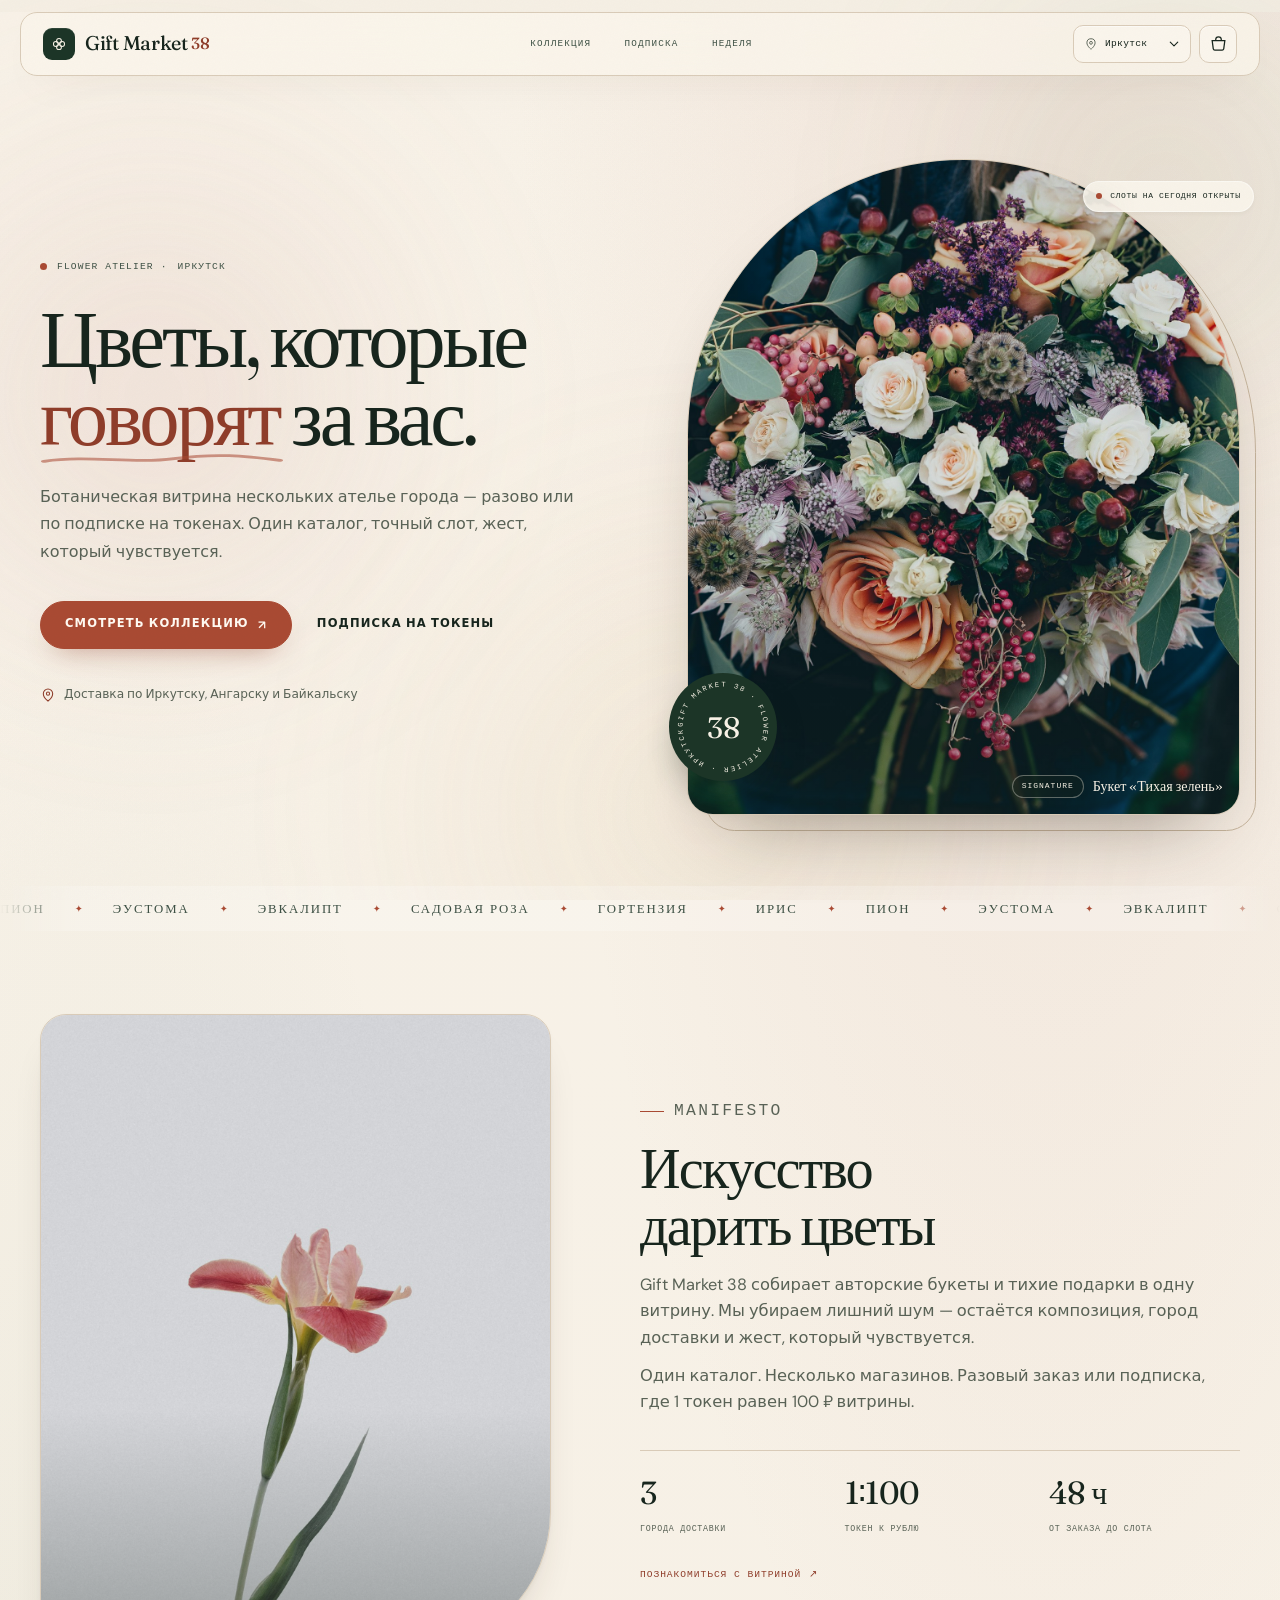
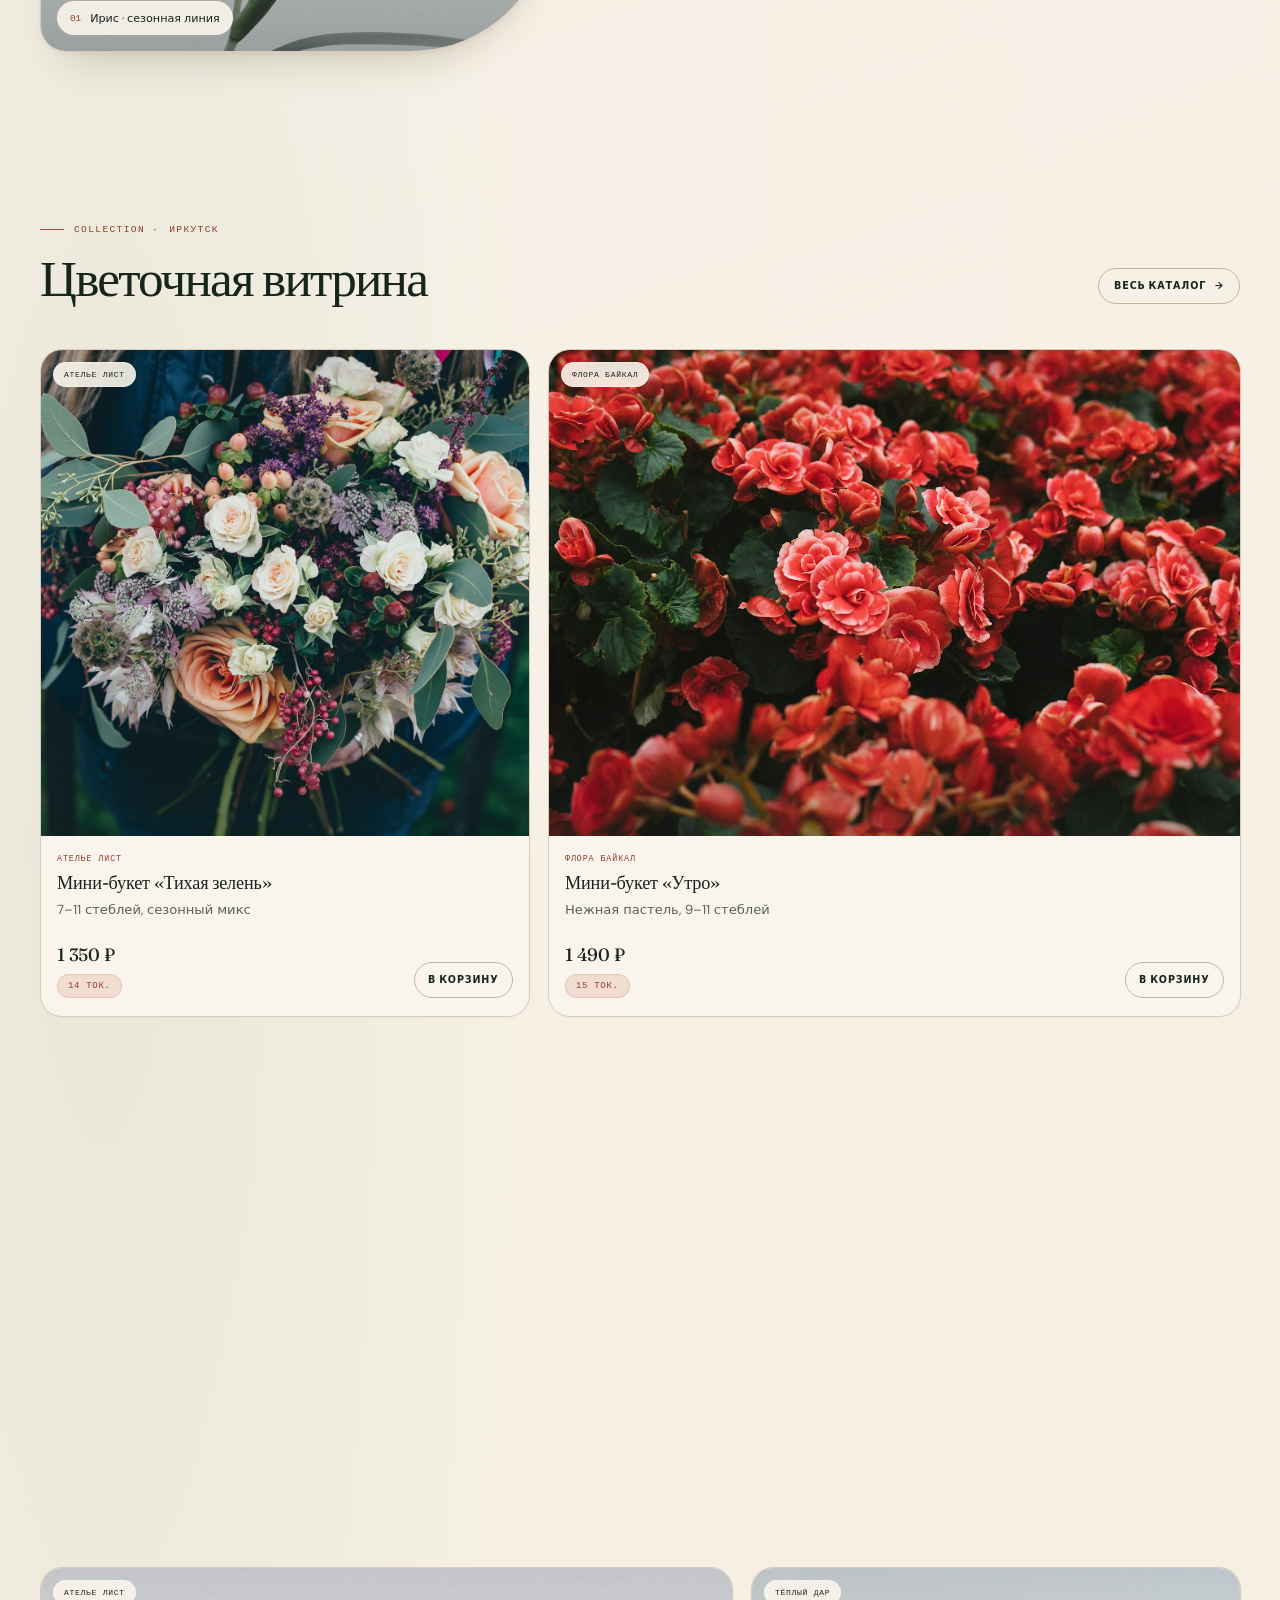
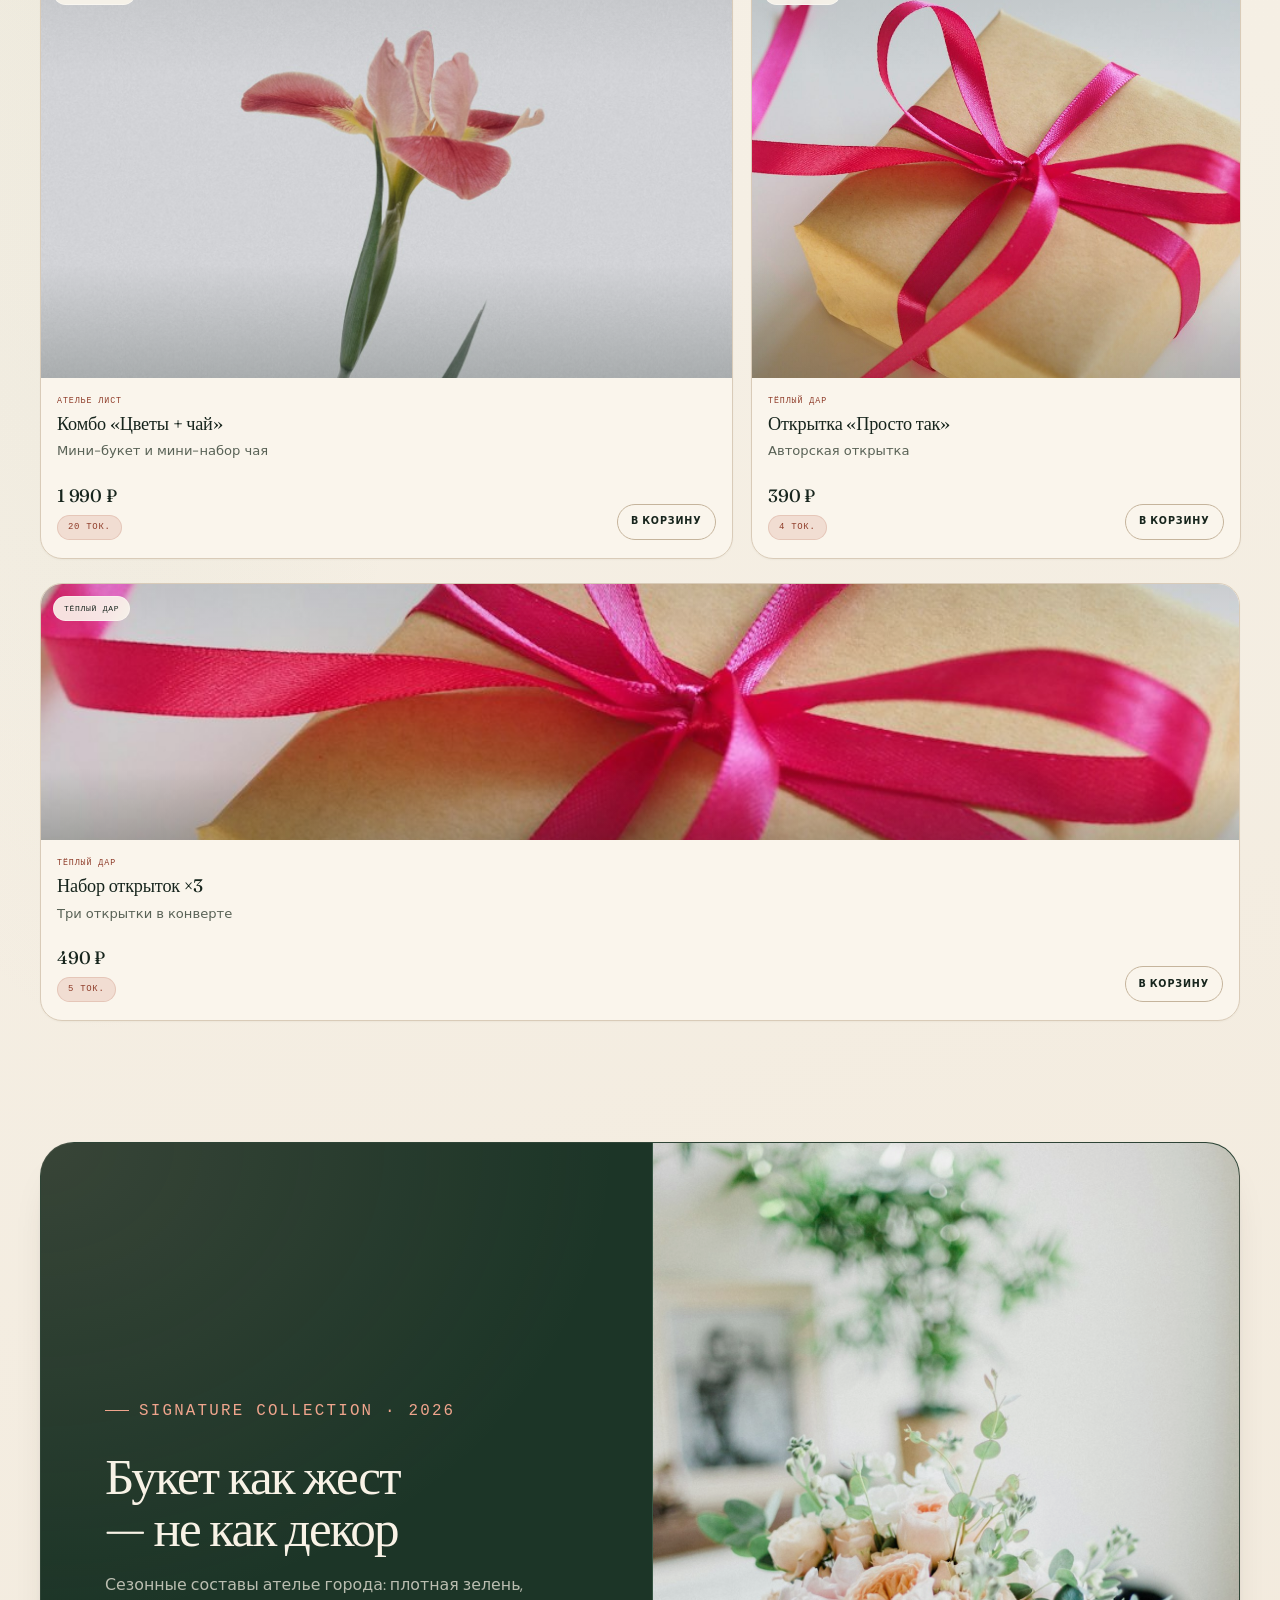
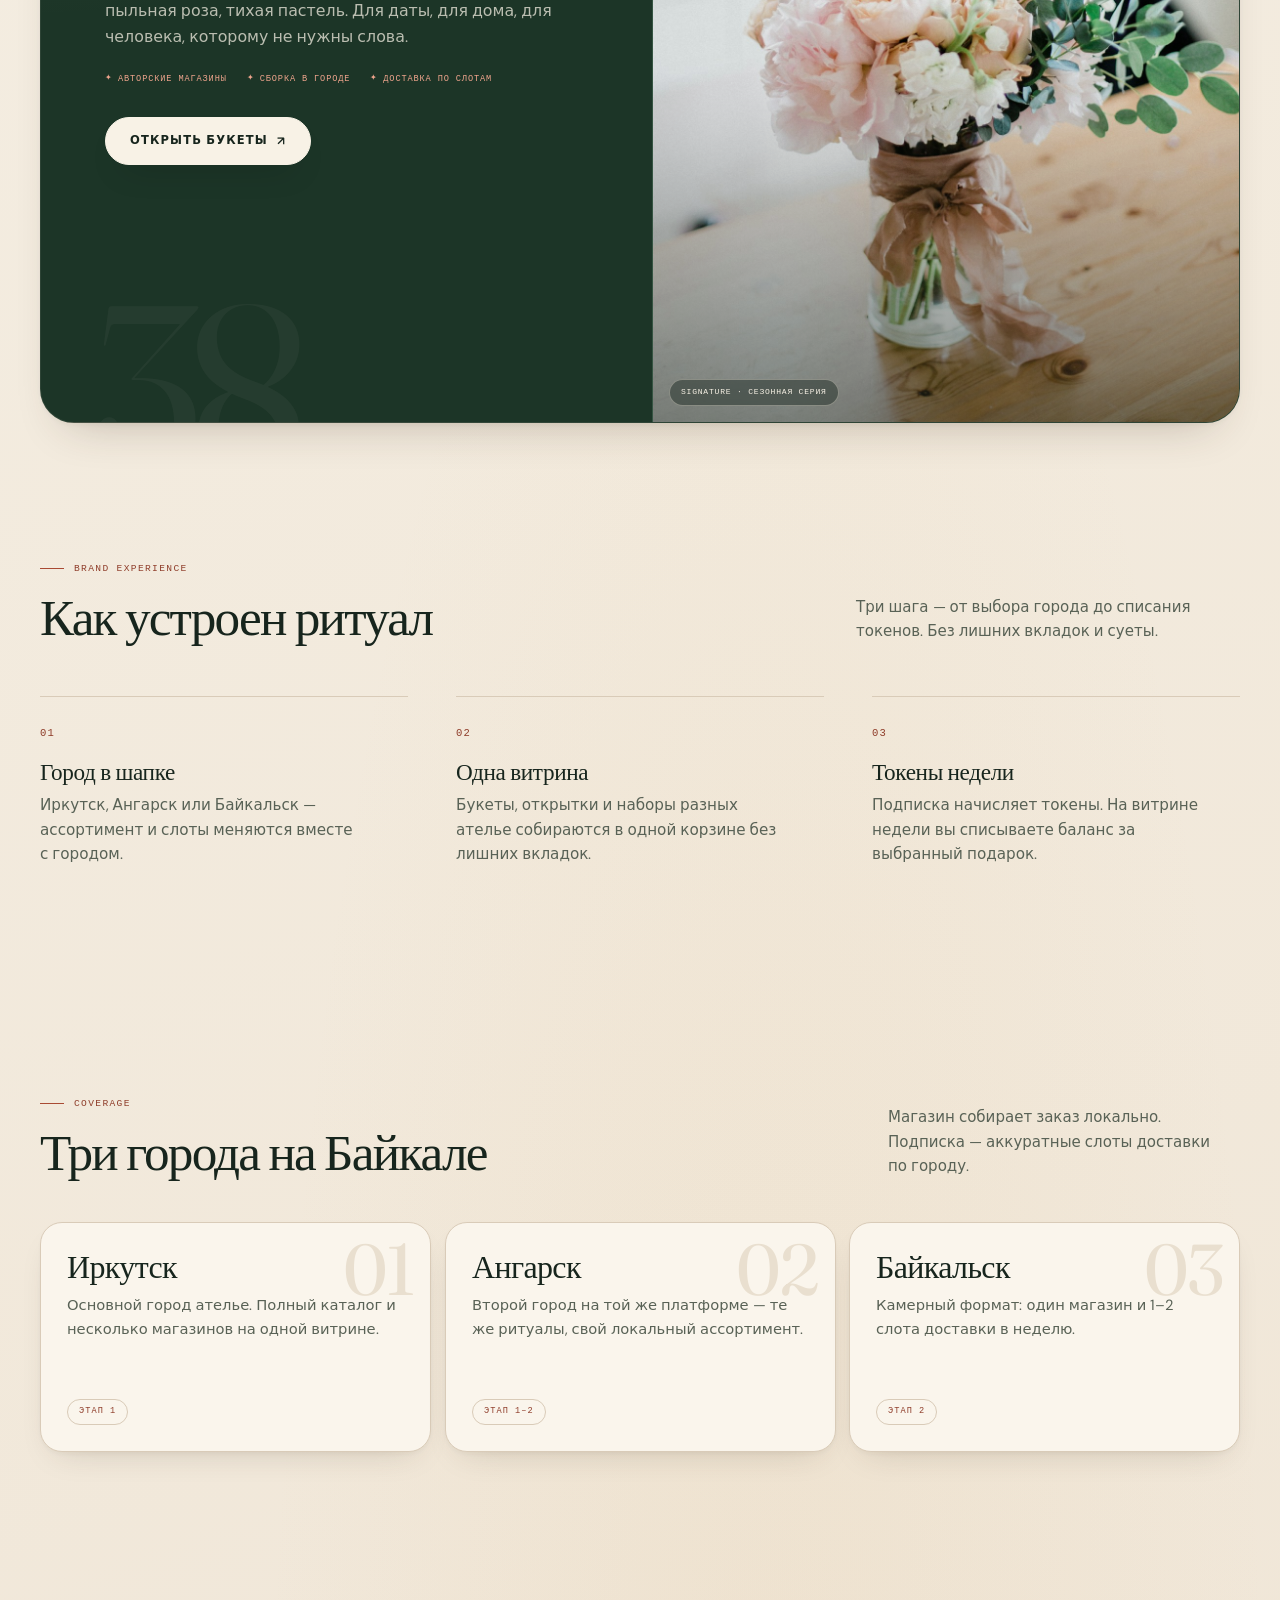
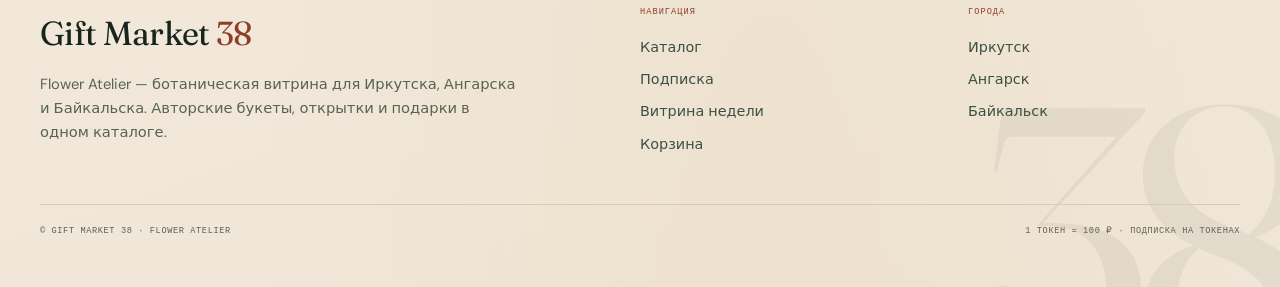
<file: index.html>
<!DOCTYPE html>
<html lang="ru">
<head>
  <script>document.documentElement.classList.add("js");</script>
  <meta charset="UTF-8" />
  <meta name="viewport" content="width=device-width, initial-scale=1, viewport-fit=cover" />
  <meta name="theme-color" content="#f5efe4" />
  <title>Gift Market 38 — Flower Atelier</title>
  <meta name="description" content="Flower Atelier в Иркутске, Ангарске и Байкальске. Авторские букеты, открытки и подписка на токенах." />
  <link rel="preload" href="assets/fonts/Fraunces.ttf" as="font" type="font/ttf" crossorigin />
  <link rel="preload" href="assets/fonts/DMSans.ttf" as="font" type="font/ttf" crossorigin />
  <link rel="stylesheet" href="css/styles.css" />
  <link rel="icon" href="assets/favicon.svg" type="image/svg+xml" />
</head>
<body data-page="home" data-reload-on-city="true">
  <a class="skip-link" href="#main">Перейти к содержанию</a>
  <div data-chrome></div>

  <main id="main">
    <section class="hero" aria-labelledby="heroTitle">
      <div class="container hero__grid">
        <div class="hero__copy">
          <p class="hero__eyebrow"><span class="hero__pulse" aria-hidden="true"></span>Flower atelier · <span data-city-label>Иркутск</span></p>
          <h1 id="heroTitle">Цветы, которые <span class="hero__accent">говорят</span> за вас.</h1>
          <p class="hero__lead">
            Ботаническая витрина нескольких ателье города — разово или по подписке на токенах.
            Один каталог, точный слот, жест, который чувствуется.
          </p>
          <div class="hero__actions">
            <a class="btn btn--primary" href="catalog.html">Смотреть коллекцию <span class="btn__arrow" aria-hidden="true">↗</span></a>
            <a class="btn btn--ghost" href="subscription.html">Подписка на токены</a>
          </div>
          <p class="hero__footnote">
            <svg viewBox="0 0 24 24" fill="none" stroke="currentColor" stroke-width="1.6" aria-hidden="true">
              <path d="M12 21s7-5.5 7-11a7 7 0 1 0-14 0c0 5.5 7 11 7 11z"/>
              <circle cx="12" cy="10" r="2.4"/>
            </svg>
            Доставка по Иркутску, Ангарску и Байкальску
          </p>
        </div>

        <div class="hero__visual-shell">
          <figure class="hero__visual">
            <img src="assets/images/hero.jpg" alt="Авторский букет из роз, эустомы и эвкалипта" width="1200" height="1200" fetchpriority="high" />
            <figcaption class="hero__caption"><span>Signature</span> Букет «Тихая зелень»</figcaption>
          </figure>
          <span class="hero__badge"><span class="hero__badge-dot" aria-hidden="true"></span>Слоты на сегодня открыты</span>
          <div class="hero__seal" aria-hidden="true">
            <svg viewBox="0 0 120 120" class="hero__seal-ring">
              <defs>
                <path id="sealPath" d="M60,60 m-45,0 a45,45 0 1,1 90,0 a45,45 0 1,1 -90,0" />
              </defs>
              <text><textPath href="#sealPath">GIFT MARKET 38 · FLOWER ATELIER · ИРКУТСК ·</textPath></text>
            </svg>
            <span class="hero__seal-core">38</span>
          </div>
        </div>
      </div>

      <div class="hero__ticker" aria-hidden="true">
        <div class="hero__ticker-track">
          <div class="hero__ticker-set">
            <span>Пион</span><i>✦</i><span>Эустома</span><i>✦</i><span>Эвкалипт</span><i>✦</i><span>Садовая роза</span><i>✦</i><span>Гортензия</span><i>✦</i><span>Ирис</span><i>✦</i>
          </div>
          <div class="hero__ticker-set">
            <span>Пион</span><i>✦</i><span>Эустома</span><i>✦</i><span>Эвкалипт</span><i>✦</i><span>Садовая роза</span><i>✦</i><span>Гортензия</span><i>✦</i><span>Ирис</span><i>✦</i>
          </div>
        </div>
      </div>
    </section>

    <section class="story" id="story" aria-labelledby="storyTitle">
      <div class="container story__grid">
        <figure class="story__visual reveal">
          <img src="assets/images/lifestyle.jpg" alt="Ирис в мягком свете — атмосфера ателье" loading="lazy" />
          <figcaption class="story__caption"><span>01</span> Ирис · сезонная линия</figcaption>
        </figure>
        <div class="story__copy reveal">
          <p class="eyebrow">Manifesto</p>
          <h2 id="storyTitle">Искусство дарить цветы</h2>
          <p>
            Gift Market 38 собирает авторские букеты и тихие подарки в одну витрину.
            Мы убираем лишний шум — остаётся композиция, город доставки и жест, который чувствуется.
          </p>
          <p>
            Один каталог. Несколько магазинов. Разовый заказ или подписка, где 1 токен равен 100 ₽ витрины.
          </p>
          <div class="story__aside">
            <div><strong>3</strong><span>города доставки</span></div>
            <div><strong>1∶100</strong><span>токен к рублю</span></div>
            <div><strong>48 ч</strong><span>от заказа до слота</span></div>
          </div>
          <a class="text-link" href="catalog.html">Познакомиться с витриной <span aria-hidden="true">↗</span></a>
        </div>
      </div>
    </section>

    <section class="collection" id="shop" aria-labelledby="collectionTitle">
      <div class="container">
        <div class="collection__head reveal">
          <div>
            <p class="eyebrow">Collection · <span data-city-label>Иркутск</span></p>
            <h2 id="collectionTitle">Цветочная витрина</h2>
          </div>
          <a class="btn btn--secondary btn--sm" href="catalog.html">Весь каталог <span class="btn__arrow" aria-hidden="true">→</span></a>
        </div>
        <div class="collection-grid" id="homeGrid"></div>
        <p class="collection__hint" aria-hidden="true">Листайте, чтобы увидеть больше <span>→</span></p>
      </div>
    </section>

    <section class="signature" id="signature" aria-labelledby="signatureTitle">
      <div class="container">
        <div class="signature__card reveal">
          <div class="signature__content">
            <p class="eyebrow">Signature collection · 2026</p>
            <h2 id="signatureTitle">Букет как жест — не как декор</h2>
            <p>
              Сезонные составы ателье города: плотная зелень, пыльная роза, тихая пастель.
              Для даты, для дома, для человека, которому не нужны слова.
            </p>
            <div class="signature__meta">
              <span>Авторские магазины</span>
              <span>Сборка в городе</span>
              <span>Доставка по слотам</span>
            </div>
            <a class="btn btn--cream" href="catalog.html?cat=flowers">Открыть букеты <span class="btn__arrow" aria-hidden="true">↗</span></a>
          </div>
          <figure class="signature__media">
            <img src="assets/images/arrangement.jpg" alt="Сезонный букет ателье в пастельных тонах" loading="lazy" />
            <figcaption>Signature · сезонная серия</figcaption>
          </figure>
        </div>
      </div>
    </section>

    <section class="experience" id="experience" aria-labelledby="expTitle">
      <div class="container">
        <div class="experience__intro reveal">
          <div>
            <p class="eyebrow">Brand experience</p>
            <h2 id="expTitle">Как устроен ритуал</h2>
          </div>
          <p class="experience__lead">Три шага — от выбора города до списания токенов. Без лишних вкладок и суеты.</p>
        </div>
        <div class="experience__rail">
          <article class="experience__item reveal">
            <span class="experience__num">01</span>
            <div>
              <h3>Город в шапке</h3>
              <p>Иркутск, Ангарск или Байкальск — ассортимент и слоты меняются вместе с городом.</p>
            </div>
          </article>
          <article class="experience__item reveal">
            <span class="experience__num">02</span>
            <div>
              <h3>Одна витрина</h3>
              <p>Букеты, открытки и наборы разных ателье собираются в одной корзине без лишних вкладок.</p>
            </div>
          </article>
          <article class="experience__item reveal">
            <span class="experience__num">03</span>
            <div>
              <h3>Токены недели</h3>
              <p>Подписка начисляет токены. На витрине недели вы списываете баланс за выбранный подарок.</p>
            </div>
          </article>
        </div>
      </div>
    </section>

    <section class="cities" id="cities" aria-labelledby="citiesTitle">
      <div class="container">
        <div class="cities__head reveal">
          <div>
            <p class="eyebrow">Coverage</p>
            <h2 id="citiesTitle">Три города на Байкале</h2>
          </div>
          <p class="cities__lead">Магазин собирает заказ локально. Подписка — аккуратные слоты доставки по городу.</p>
        </div>
        <div class="cities__list">
          <article class="city-row reveal">
            <span class="city-row__index" aria-hidden="true">01</span>
            <div>
              <h3>Иркутск</h3>
              <p>Основной город ателье. Полный каталог и несколько магазинов на одной витрине.</p>
            </div>
            <span class="city-row__tag">Этап 1</span>
          </article>
          <article class="city-row reveal">
            <span class="city-row__index" aria-hidden="true">02</span>
            <div>
              <h3>Ангарск</h3>
              <p>Второй город на той же платформе — те же ритуалы, свой локальный ассортимент.</p>
            </div>
            <span class="city-row__tag">Этап 1–2</span>
          </article>
          <article class="city-row reveal">
            <span class="city-row__index" aria-hidden="true">03</span>
            <div>
              <h3>Байкальск</h3>
              <p>Камерный формат: один магазин и 1–2 слота доставки в неделю.</p>
            </div>
            <span class="city-row__tag">Этап 2</span>
          </article>
        </div>
      </div>
    </section>
  </main>

  <footer class="site-footer">
    <div class="container">
      <div class="site-footer__grid">
        <div>
          <div class="site-footer__brand">Gift Market <em>38</em></div>
          <p>Flower Atelier — ботаническая витрина для Иркутска, Ангарска и Байкальска. Авторские букеты, открытки и подарки в одном каталоге.</p>
        </div>
        <div>
          <h4>Навигация</h4>
          <nav aria-label="Подвал">
            <a href="catalog.html">Каталог</a>
            <a href="subscription.html">Подписка</a>
            <a href="weekly.html">Витрина недели</a>
            <a href="cart.html">Корзина</a>
          </nav>
        </div>
        <div>
          <h4>Города</h4>
          <nav aria-label="Города">
            <a href="catalog.html" data-set-city="irkutsk">Иркутск</a>
            <a href="catalog.html" data-set-city="angarsk">Ангарск</a>
            <a href="catalog.html" data-set-city="baikalsk">Байкальск</a>
          </nav>
        </div>
      </div>
      <div class="site-footer__bottom">
        <span>© Gift Market 38 · Flower Atelier</span>
        <span>1 токен = 100 ₽ · подписка на токенах</span>
      </div>
    </div>
  </footer>

  <script src="js/data.js"></script>
  <script src="js/app.js"></script>
  <script src="js/ui-products.js"></script>
  <script src="js/chrome.js"></script>
  <script src="js/home.js"></script>
</body>
</html>
</file>
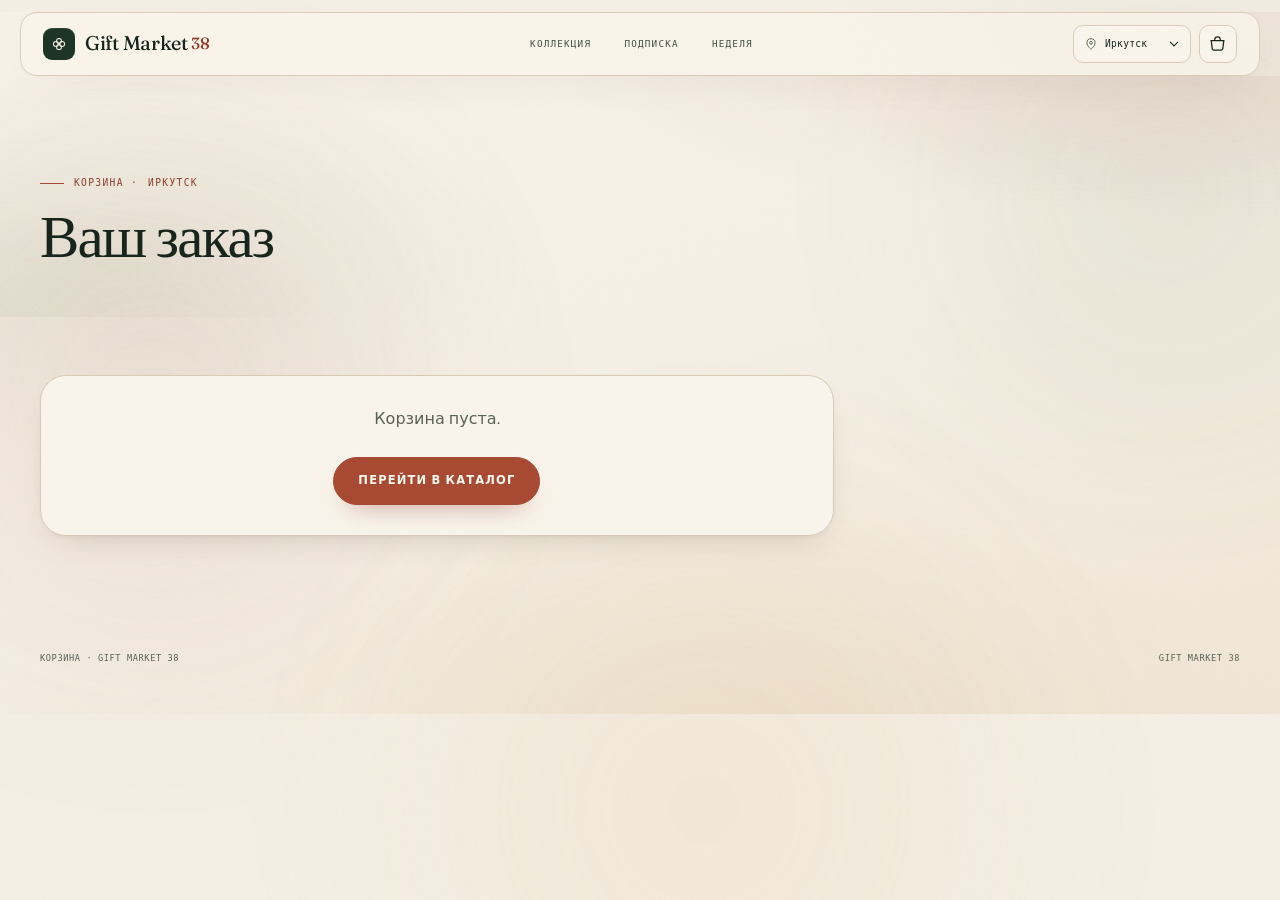
<file: cart.html>
<!DOCTYPE html>
<html lang="ru">
<head>
  <script>document.documentElement.classList.add("js");</script>
    <meta charset="UTF-8" />
  <meta name="viewport" content="width=device-width, initial-scale=1, viewport-fit=cover" />
  <meta name="theme-color" content="#f5efe4" />
  <meta name="description" content="Корзина Gift Market 38 — выбранные букеты и подарки." />
  <title>Корзина — Gift Market 38</title>
  <link rel="preload" href="assets/fonts/Fraunces.ttf" as="font" type="font/ttf" crossorigin />
  <link rel="preload" href="assets/fonts/DMSans.ttf" as="font" type="font/ttf" crossorigin />
  <link rel="stylesheet" href="css/styles.css" />
  <link rel="icon" href="assets/favicon.svg" type="image/svg+xml" />
</head>
<body data-page="cart" data-reload-on-city="true">
  <a class="skip-link" href="#main">Перейти к содержанию</a>
  <div data-chrome></div>
  <main class="page-main" id="main">
    <header class="page-hero">
      <div class="container">
        <p class="eyebrow">Корзина · <span data-city-label></span></p>
        <h1 class="display display--lg">Ваш заказ</h1>
      </div>
    </header>
    <div class="container page-body">
      <div id="cartRoot" class="cart-layout"></div>
    </div>
  </main>
  <footer class="site-footer site-footer--compact">
    <div class="container">
      <div class="site-footer__bottom">
        <span>Корзина · Gift Market 38</span>
        <span>Gift Market 38</span>
      </div>
    </div>
  </footer>
  <script src="js/data.js"></script>
  <script src="js/app.js"></script>
  <script src="js/chrome.js"></script>
  <script>
    function renderCart() {
      const root = document.getElementById("cartRoot");
      if (!GM38.state.cart.length) {
        root.innerHTML = `<div class="empty panel">Корзина пуста.<br/><br/><a class="btn btn--primary" href="catalog.html">Перейти в каталог</a></div>`;
        return;
      }
      const items = GM38.state.cart.map((item) => {
        const p = GM38.getProduct(item.productId);
        if (!p) return "";
        const store = GM38.getStore(p.storeId);
        return `
          <article class="cart-item">
            <img src="${p.image}" alt="${p.name}" width="96" height="120" loading="lazy" />
            <div class="cart-item__body">
              <div class="cart-item__head">
                <div class="product-card__store">${store ? store.name : "Ателье"}</div>
                <button class="cart-item__remove" type="button" data-remove="${p.id}" aria-label="Удалить ${p.name}">Удалить</button>
              </div>
              <h2 class="cart-item__title">${p.name}</h2>
              <div class="cart-item__price">
                <span class="price">${GM38.formatPrice(p.price * item.qty)}</span>
                <span class="muted">${GM38.formatPrice(p.price)} × ${item.qty}</span>
              </div>
              <div class="qty">
                <button type="button" data-qty="${p.id}" data-delta="-1" aria-label="Уменьшить количество">−</button>
                <span aria-live="polite">${item.qty}</span>
                <button type="button" data-qty="${p.id}" data-delta="1" aria-label="Увеличить количество">+</button>
              </div>
            </div>
          </article>`;
      }).join("");

      root.innerHTML = `
        <div class="panel">
          <div class="panel__head">
            <h2 class="display display--md">Состав заказа</h2>
            <span class="muted">${GM38.cartCount()} поз.</span>
          </div>
          ${items}
        </div>
        <div class="summary stack">
          <div class="row"><span class="muted">Итого</span><strong class="price">${GM38.formatPrice(GM38.cartTotal())}</strong></div>
          <p class="summary__note">Оплата картой или СБП при оформлении.</p>
          <a class="btn btn--primary btn--block" href="checkout.html">К оформлению</a>
        </div>`;

      root.querySelectorAll("[data-qty]").forEach((btn) => {
        btn.addEventListener("click", () => {
          const id = btn.getAttribute("data-qty");
          const delta = Number(btn.getAttribute("data-delta"));
          const line = GM38.state.cart.find((i) => i.productId === id);
          if (!line) return;
          GM38.setCartQty(id, line.qty + delta);
          renderCart();
        });
      });

      root.querySelectorAll("[data-remove]").forEach((btn) => {
        btn.addEventListener("click", () => {
          GM38.setCartQty(btn.getAttribute("data-remove"), 0);
          GM38.toast("Товар удалён из корзины");
          renderCart();
        });
      });
    }
    document.addEventListener("DOMContentLoaded", renderCart);
  </script>
</body>
</html>
</file>
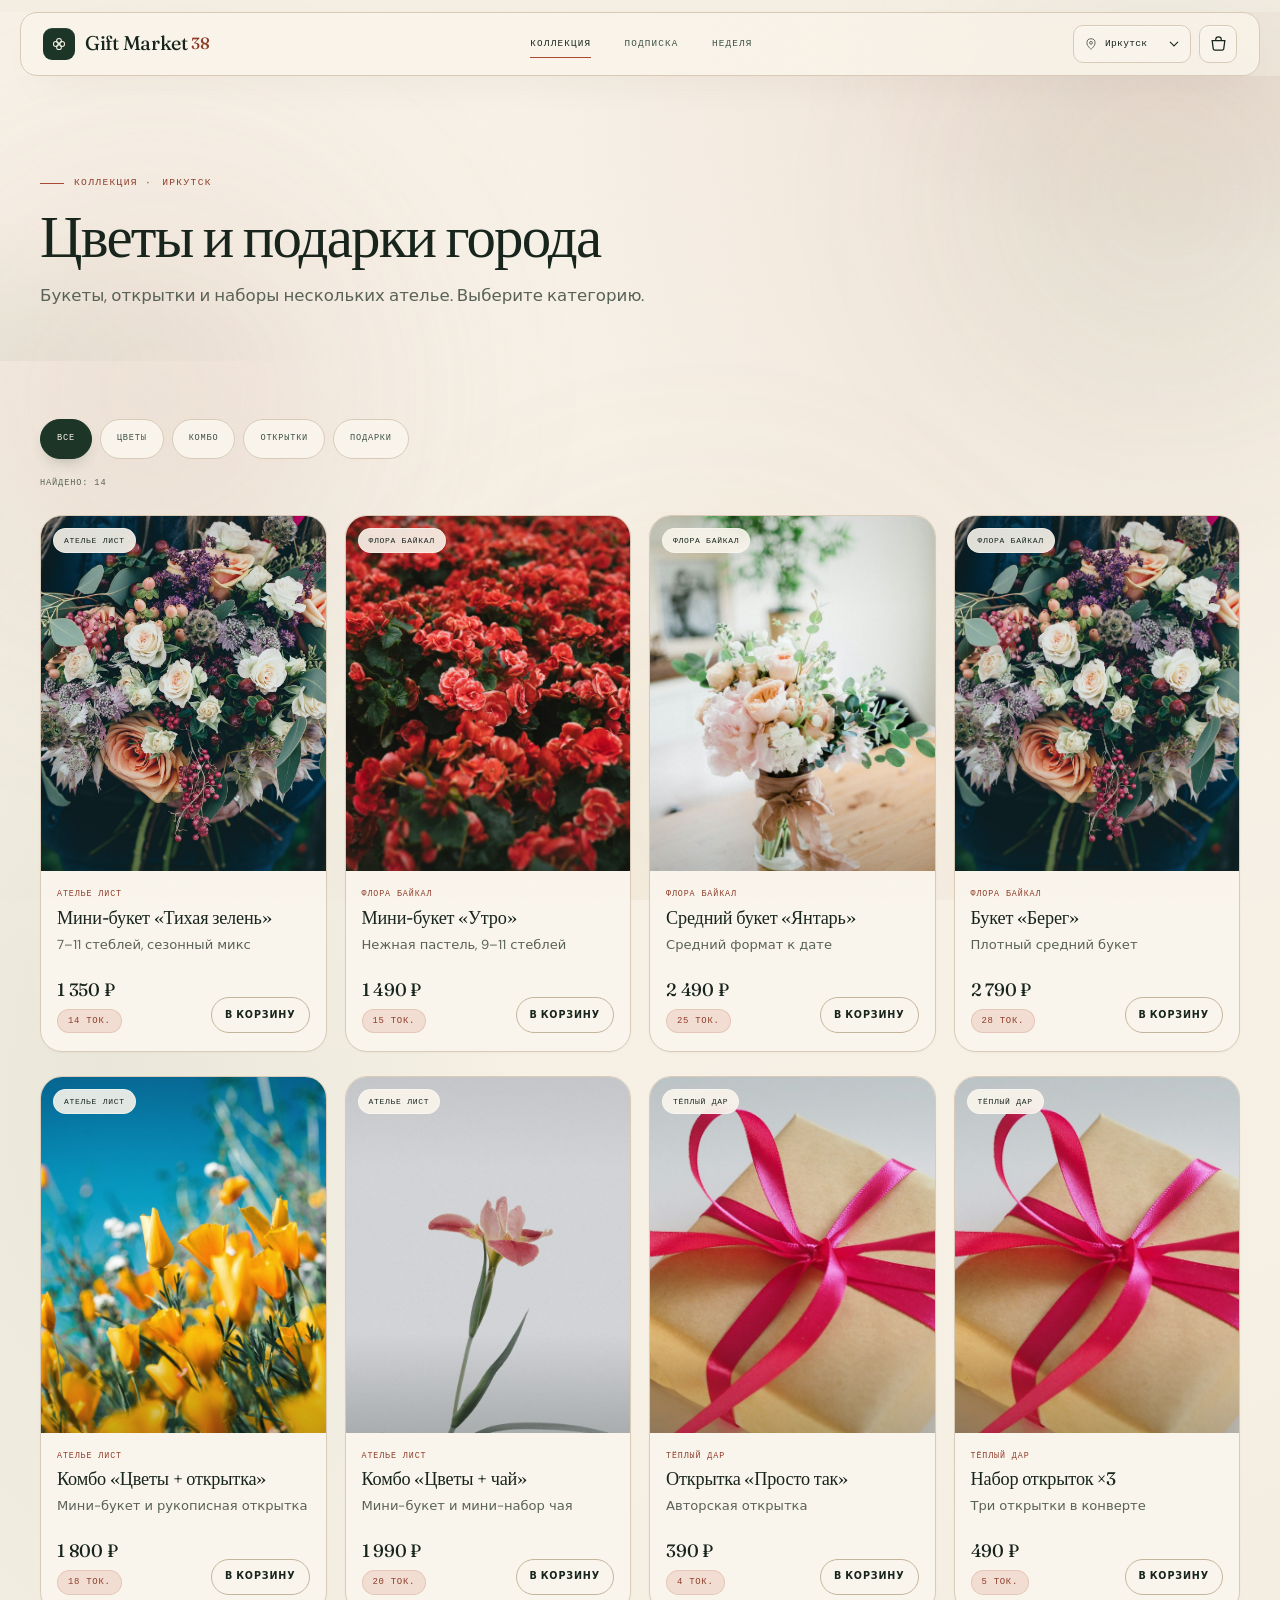
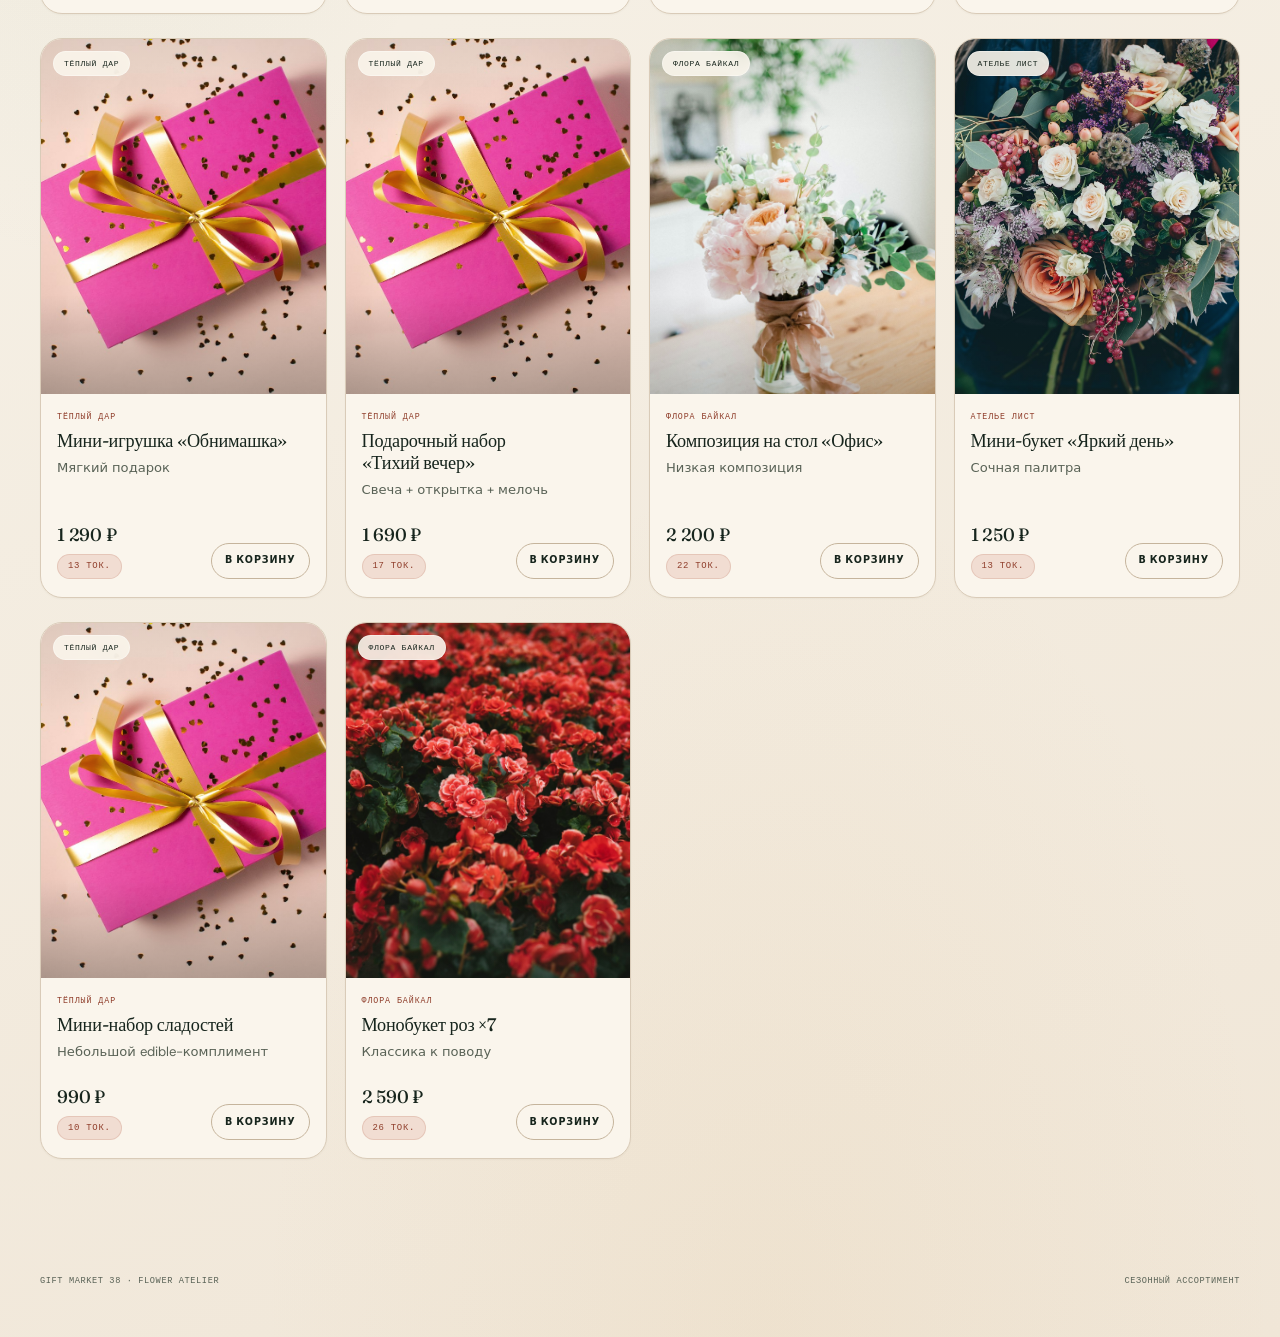
<file: catalog.html>
<!DOCTYPE html>
<html lang="ru">
<head>
  <script>document.documentElement.classList.add("js");</script>
    <meta charset="UTF-8" />
  <meta name="viewport" content="width=device-width, initial-scale=1, viewport-fit=cover" />
  <meta name="theme-color" content="#f5efe4" />
  <meta name="description" content="Каталог авторских букетов, открыток и подарков Gift Market 38 в Иркутске, Ангарске и Байкальске." />
  <title>Коллекция — Gift Market 38</title>
  <link rel="preload" href="assets/fonts/Fraunces.ttf" as="font" type="font/ttf" crossorigin />
  <link rel="preload" href="assets/fonts/DMSans.ttf" as="font" type="font/ttf" crossorigin />
  <link rel="stylesheet" href="css/styles.css" />
  <link rel="icon" href="assets/favicon.svg" type="image/svg+xml" />
</head>
<body data-page="catalog" data-reload-on-city="true">
  <a class="skip-link" href="#main">Перейти к содержанию</a>
  <div data-chrome></div>
  <main class="page-main" id="main">
    <header class="page-hero">
      <div class="container page-hero__inner">
        <div>
          <p class="eyebrow">Коллекция · <span data-city-label></span></p>
          <h1 class="display display--lg">Цветы и подарки города</h1>
          <p class="lead">Букеты, открытки и наборы нескольких ателье. Выберите категорию.</p>
        </div>
      </div>
    </header>
    <div class="container page-body">
      <div class="chips" id="catChips" role="group" aria-label="Категории"></div>
      <p class="muted result-count" id="resultCount" aria-live="polite"></p>
      <div class="product-grid product-grid--catalog" id="catalogGrid"></div>
    </div>
  </main>
  <footer class="site-footer site-footer--compact">
    <div class="container">
      <div class="site-footer__bottom">
        <span>Gift Market 38 · Flower Atelier</span>
        <span>сезонный ассортимент</span>
      </div>    </div>
  </footer>
  <script src="js/data.js"></script>
  <script src="js/app.js"></script>
  <script src="js/ui-products.js"></script>
  <script src="js/chrome.js"></script>
  <script>
    let activeCat = new URLSearchParams(location.search).get("cat") || "all";
    if (!GM38.CATEGORIES.some((c) => c.id === activeCat)) activeCat = "all";
    function syncUrl(cat) {
      const url = new URL(location.href);
      if (cat === "all") url.searchParams.delete("cat");
      else url.searchParams.set("cat", cat);
      history.replaceState(null, "", url);
    }
    function render() {
      const chips = document.getElementById("catChips");
      chips.innerHTML = GM38.CATEGORIES.map((c) =>
        `<button type="button" class="chip ${c.id === activeCat ? "is-active" : ""}" data-cat="${c.id}" aria-pressed="${c.id === activeCat}">${c.name}</button>`
      ).join("");
      chips.querySelectorAll("[data-cat]").forEach((btn) => {
        btn.addEventListener("click", () => {
          activeCat = btn.dataset.cat;
          syncUrl(activeCat);
          render();
        });
      });
      let list = GM38.productsForCity();
      if (activeCat !== "all") list = list.filter((p) => p.category === activeCat);
      document.getElementById("resultCount").textContent = `Найдено: ${list.length}`;
      const grid = document.getElementById("catalogGrid");
      grid.innerHTML = list.length
        ? list.map(GM38.renderProductCard).join("")
        : `<div class="empty">В этом городе пока нет товаров в категории</div>`;
      GM38.bindAddButtons(grid);
    }
    document.addEventListener("DOMContentLoaded", render);
  </script>
</body>
</html>
</file>
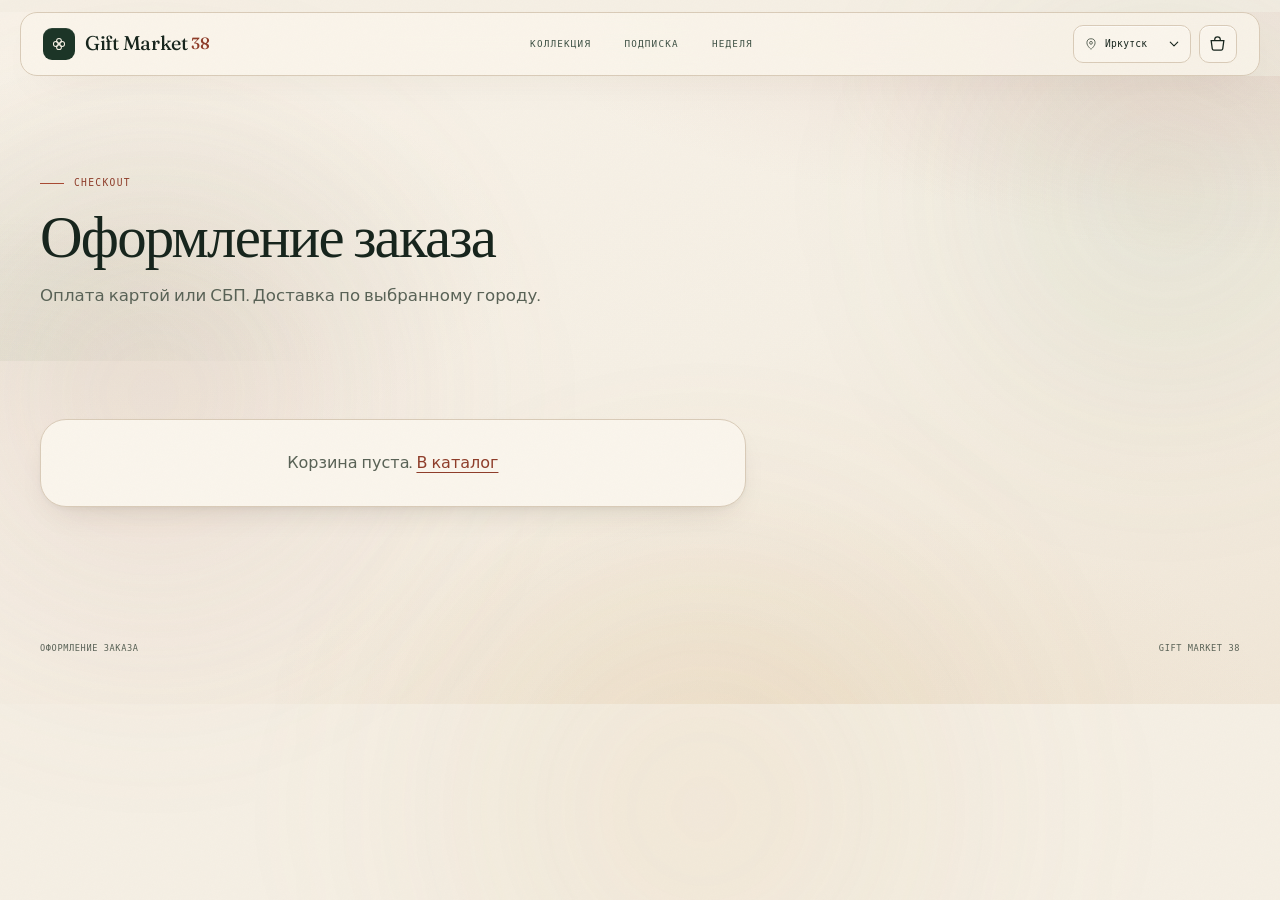
<file: checkout.html>
<!DOCTYPE html>
<html lang="ru">
<head>
  <script>document.documentElement.classList.add("js");</script>
    <meta charset="UTF-8" />
  <meta name="viewport" content="width=device-width, initial-scale=1, viewport-fit=cover" />
  <meta name="theme-color" content="#f5efe4" />
  <meta name="description" content="Оформление заказа Gift Market 38 — доставка по Иркутску, Ангарску и Байкальску." />
  <title>Оформление — Gift Market 38</title>
  <link rel="preload" href="assets/fonts/Fraunces.ttf" as="font" type="font/ttf" crossorigin />
  <link rel="preload" href="assets/fonts/DMSans.ttf" as="font" type="font/ttf" crossorigin />
  <link rel="stylesheet" href="css/styles.css" />
  <link rel="icon" href="assets/favicon.svg" type="image/svg+xml" />
</head>
<body data-page="cart" data-reload-on-city="true">
  <a class="skip-link" href="#main">Перейти к содержанию</a>
  <div data-chrome></div>
  <main class="page-main" id="main">
    <header class="page-hero">
      <div class="container">
        <p class="eyebrow">Checkout</p>
        <h1 class="display display--lg">Оформление заказа</h1>
        <p class="lead">Оплата картой или СБП. Доставка по выбранному городу.</p>
      </div>
    </header>
    <div class="container page-body">
      <div class="checkout-grid" id="checkoutRoot"></div>
    </div>
  </main>
  <footer class="site-footer site-footer--compact">
    <div class="container">
      <div class="site-footer__bottom">
        <span>Оформление заказа</span>
        <span>Gift Market 38</span>
      </div>
    </div>
  </footer>
  <script src="js/data.js"></script>
  <script src="js/app.js"></script>
  <script src="js/chrome.js"></script>
  <script>
    document.addEventListener("DOMContentLoaded", () => {
      const root = document.getElementById("checkoutRoot");
      if (!GM38.state.cart.length) {
        root.innerHTML = `<div class="empty panel">Корзина пуста. <a class="link-champagne" href="catalog.html">В каталог</a></div>`;
        return;
      }
      const city = GM38.getCity();
      root.innerHTML = `
        <form class="panel stack" id="checkoutForm">
          <a class="pdp__back" href="cart.html">← Вернуться в корзину</a>
          <div>
            <label class="field-label" for="name">Имя</label>
            <input class="field" id="name" name="name" required placeholder="Анна" autocomplete="name" />
          </div>
          <div>
            <label class="field-label" for="phone">Телефон</label>
            <input class="field" id="phone" name="phone" type="tel" inputmode="tel" required placeholder="+7 ..." autocomplete="tel" />
          </div>
          <div>
            <label class="field-label" for="address">Адрес в городе ${city.name}</label>
            <textarea class="field" id="address" name="address" required placeholder="Улица, дом, квартира" autocomplete="street-address"></textarea>
          </div>
          <div>
            <label class="field-label" for="pay">Способ оплаты</label>
            <select class="select" id="pay" name="pay">
              <option value="sbp">СБП</option>
              <option value="card">Карта</option>
            </select>
          </div>
          <button class="btn btn--primary btn--block" type="submit">Оплатить ${GM38.formatPrice(GM38.cartTotal())}</button>
        </form>
        <aside class="panel stack">
          <h2 class="display display--md">Состав заказа</h2>
          ${GM38.state.cart.map((i) => {
            const p = GM38.getProduct(i.productId);
            if (!p) return "";
            return `<div class="row"><span>${p.name} × ${i.qty}</span><span>${GM38.formatPrice(p.price * i.qty)}</span></div>`;
          }).join("")}
          <div class="row"><span class="muted">Город</span><span>${city.name}</span></div>
          <div class="row"><span class="muted">Доставка</span><span>по слотам</span></div>
          <div class="row"><strong>Итого</strong><strong class="price">${GM38.formatPrice(GM38.cartTotal())}</strong></div>
          <p class="summary__note">Оплата картой или СБП. Слот доставки подтвердим по телефону.</p>
        </aside>`;

      document.getElementById("checkoutForm").addEventListener("submit", (e) => {
        e.preventDefault();
        const fd = new FormData(e.target);
        const order = GM38.placeOrder({
          name: fd.get("name"),
          phone: fd.get("phone"),
          address: fd.get("address"),
          payMethod: fd.get("pay"),
        });
        if (order) location.href = `success.html?type=cart&id=${encodeURIComponent(order.id)}`;
      });
    });
  </script>
</body>
</html>
</file>
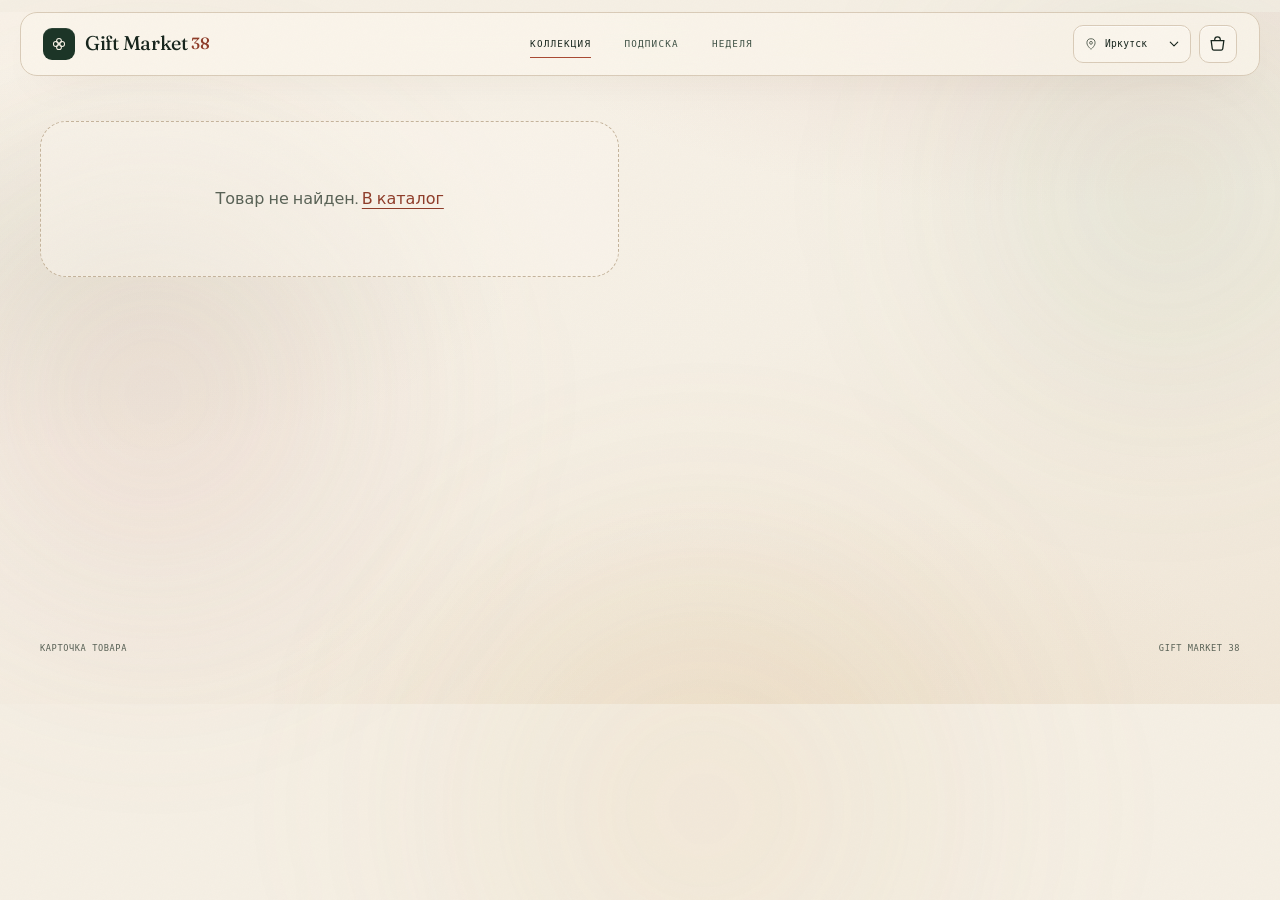
<file: product.html>
<!DOCTYPE html>
<html lang="ru">
<head>
  <script>document.documentElement.classList.add("js");</script>
    <meta charset="UTF-8" />
  <meta name="viewport" content="width=device-width, initial-scale=1, viewport-fit=cover" />
  <meta name="theme-color" content="#f5efe4" />
  <meta name="description" content="Карточка товара Gift Market 38 — состав, цена, доставка и списание токенами." />
  <title>Товар — Gift Market 38</title>
  <link rel="preload" href="assets/fonts/Fraunces.ttf" as="font" type="font/ttf" crossorigin />
  <link rel="preload" href="assets/fonts/DMSans.ttf" as="font" type="font/ttf" crossorigin />
  <link rel="stylesheet" href="css/styles.css" />
  <link rel="icon" href="assets/favicon.svg" type="image/svg+xml" />
</head>
<body data-page="catalog" data-reload-on-city="true">
  <a class="skip-link" href="#main">Перейти к содержанию</a>
  <div data-chrome></div>
  <main class="page-main" id="main">
    <div class="container page-body page-body--pdp">
      <div id="pdp" class="pdp"></div>
    </div>
  </main>
  <footer class="site-footer site-footer--compact">
    <div class="container">
      <div class="site-footer__bottom">
        <span>Карточка товара</span>
        <span>Gift Market 38</span>
      </div>
    </div>
  </footer>
  <script src="js/data.js"></script>
  <script src="js/app.js"></script>
  <script src="js/chrome.js"></script>
  <script>
    document.addEventListener("DOMContentLoaded", () => {
      const id = new URLSearchParams(location.search).get("id");
      const product = GM38.getProduct(id);
      const root = document.getElementById("pdp");
      if (!product) {
        root.innerHTML = `<div class="empty">Товар не найден. <a class="link-champagne" href="catalog.html">В каталог</a></div>`;
        return;
      }
      const store = GM38.getStore(product.storeId);
      const available = product.cities.includes(GM38.state.cityId);
      document.title = `${product.name} — Gift Market 38`;
      root.innerHTML = `
        <div class="pdp__gallery">
          <img src="${product.image}" alt="${product.name}" width="800" height="1000" />
        </div>
        <div class="pdp__info">
          <a class="pdp__back" href="catalog.html">← Вся коллекция</a>
          <p class="eyebrow">${store ? store.name : "Ателье"} · <span data-city-label></span></p>
          <h1 class="display display--lg">${product.name}</h1>
          <p class="lead">${product.desc}</p>
          <div class="pdp__price-row">
            <div class="pdp__price price">${GM38.formatPrice(product.price)}</div>
            <span class="token-pill">${product.tokens} токенов</span>
          </div>
          <ul class="pdp__facts">
            <li><span>Доставка</span><strong>по городу, по слотам</strong></li>
            <li><span>Сборка</span><strong>в день заказа</strong></li>
            <li><span>Оплата</span><strong>карта или СБП</strong></li>
          </ul>
          <p class="pdp__availability">${available ? "Доступен в выбранном городе" : "Сейчас недоступен в вашем городе — смените город в шапке"}</p>
          <div class="pdp__actions pdp-sticky">
            <button class="btn btn--primary btn--block" type="button" id="addBtn" ${available ? "" : "disabled"}>В корзину</button>
            <a class="btn btn--secondary btn--block" href="weekly.html">Списать токенами на витрине недели</a>
          </div>
        </div>`;
      GM38.updateChrome();
      const addBtn = document.getElementById("addBtn");
      addBtn?.addEventListener("click", () => {
        if (!GM38.addToCart(product.id, 1)) return;
        const original = addBtn.textContent;
        addBtn.textContent = "Добавлено ✓";
        addBtn.classList.add("is-added");
        setTimeout(() => {
          addBtn.textContent = original;
          addBtn.classList.remove("is-added");
        }, 1500);
      });
    });
  </script>
</body>
</html>
</file>
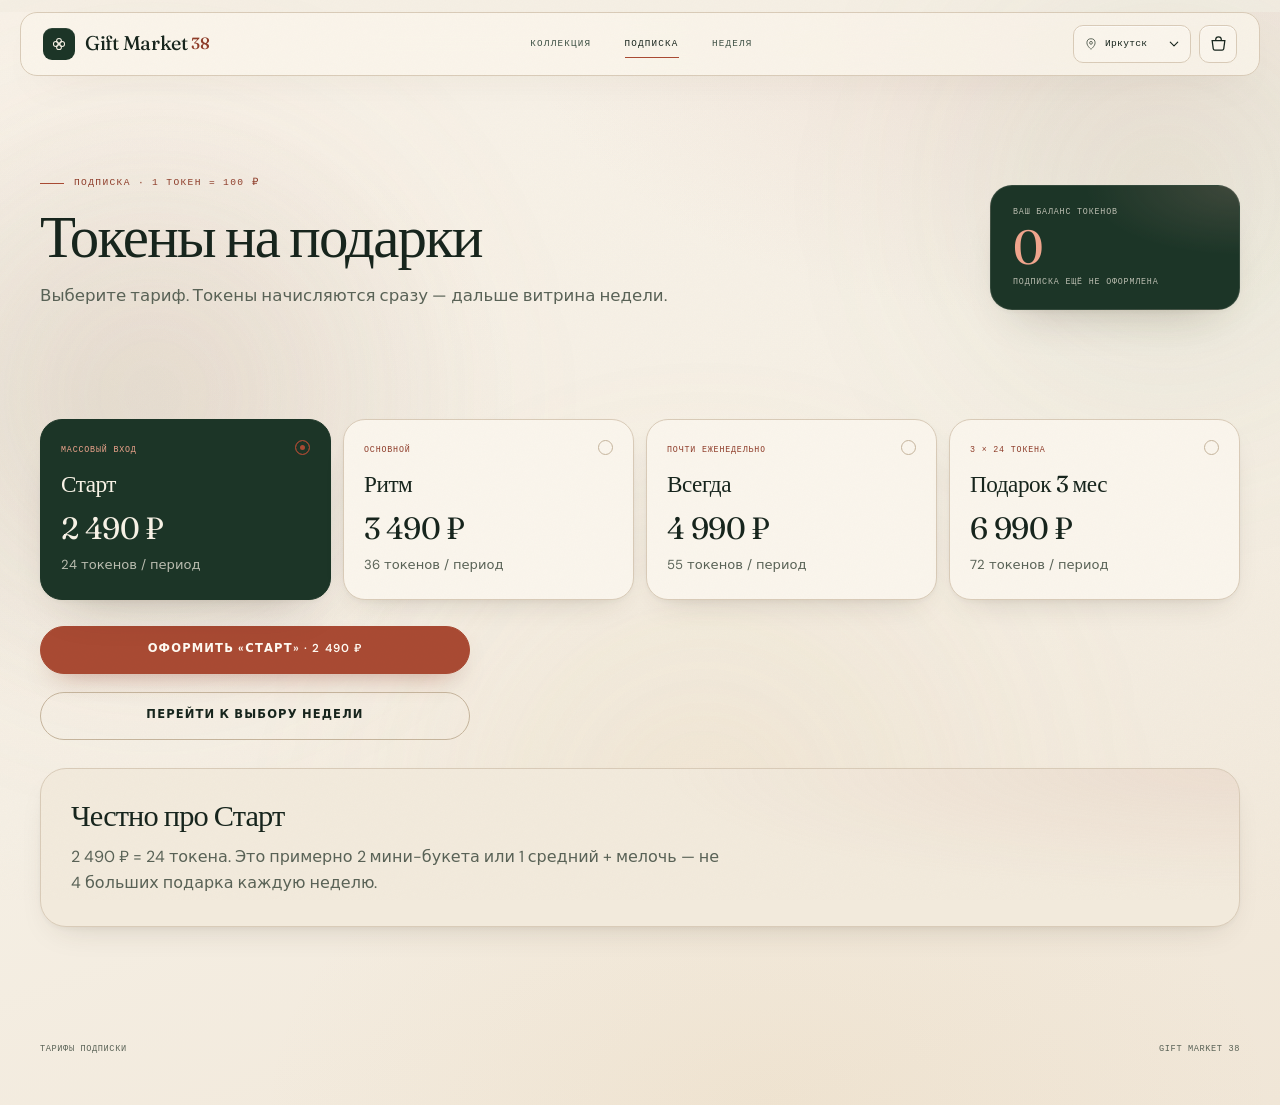
<file: subscription.html>
<!DOCTYPE html>
<html lang="ru">
<head>
  <script>document.documentElement.classList.add("js");</script>
    <meta charset="UTF-8" />
  <meta name="viewport" content="width=device-width, initial-scale=1, viewport-fit=cover" />
  <meta name="theme-color" content="#f5efe4" />
  <meta name="description" content="Подписка на токены Gift Market 38 — подарки каждую неделю без лишних хлопот." />
  <title>Подписка — Gift Market 38</title>
  <link rel="preload" href="assets/fonts/Fraunces.ttf" as="font" type="font/ttf" crossorigin />
  <link rel="preload" href="assets/fonts/DMSans.ttf" as="font" type="font/ttf" crossorigin />
  <link rel="stylesheet" href="css/styles.css" />
  <link rel="icon" href="assets/favicon.svg" type="image/svg+xml" />
</head>
<body data-page="subscription">
  <a class="skip-link" href="#main">Перейти к содержанию</a>
  <div data-chrome></div>
  <main class="page-main" id="main">
    <header class="page-hero page-hero--deep">
      <div class="container page-hero__inner">
        <div>
          <p class="eyebrow">Подписка · 1 токен = 100 ₽</p>
          <h1 class="display display--lg">Токены на подарки</h1>
          <p class="lead">Выберите тариф. Токены начисляются сразу — дальше витрина недели.</p>
        </div>
        <div class="token-balance token-balance--hero">
          <span>Ваш баланс токенов</span>
          <strong data-token-balance>0</strong>
          <span id="subMeta"></span>
        </div>
      </div>
    </header>
    <div class="container page-body">
      <div class="pricing-grid" id="plans"></div>
      <div class="stack sub-actions">
        <button class="btn btn--primary btn--block" type="button" id="buyPlan">Оформить тариф</button>
        <a class="btn btn--secondary btn--block" href="weekly.html">Перейти к выбору недели</a>
      </div>
      <div class="panel panel--note">
        <h2 class="display display--md">Честно про Старт</h2>
        <p class="muted">2 490 ₽ = 24 токена. Это примерно 2 мини-букета или 1 средний + мелочь — не 4 больших подарка каждую неделю.</p>
      </div>
    </div>
  </main>
  <footer class="site-footer site-footer--compact">
    <div class="container">
      <div class="site-footer__bottom">
        <span>Тарифы подписки</span>
        <span>Gift Market 38</span>
      </div>
    </div>
  </footer>
  <script src="js/data.js"></script>
  <script src="js/app.js"></script>
  <script src="js/chrome.js"></script>
  <script>
    const fromUrl = new URLSearchParams(location.search).get("plan");
    let selected = fromUrl && GM38.PLANS[fromUrl]
      ? fromUrl
      : (GM38.state.subscription?.planId || "start");
    function render() {
      const sub = GM38.state.subscription;
      document.getElementById("subMeta").textContent = sub
        ? `Активна: ${sub.name} · ${GM38.formatPrice(sub.price)}`
        : "Подписка ещё не оформлена";
      document.getElementById("plans").innerHTML = Object.values(GM38.PLANS).map((p) => `
        <button type="button" class="plan-card ${selected === p.id ? "is-active is-featured" : ""}" data-plan="${p.id}" aria-pressed="${selected === p.id}">
          <div class="plan-card__tag">${p.tag}</div>
          <h3>${p.name}</h3>
          <div class="plan-card__price">${GM38.formatPrice(p.price)}</div>
          <p class="plan-card__meta">${p.tokens} токенов / период</p>
        </button>`).join("");
      document.querySelectorAll("[data-plan]").forEach((btn) => {
        btn.addEventListener("click", () => { selected = btn.dataset.plan; render(); });
      });
      const plan = GM38.PLANS[selected];
      const samePlan = sub?.planId === selected;
      const buyBtn = document.getElementById("buyPlan");
      buyBtn.hidden = !!samePlan;
      if (!samePlan) buyBtn.textContent = `Оформить «${plan.name}» · ${GM38.formatPrice(plan.price)}`;
      GM38.updateChrome();
    }
    document.addEventListener("DOMContentLoaded", () => {
      render();
      document.getElementById("buyPlan").addEventListener("click", () => {
        if (GM38.state.subscription?.planId === selected) {
          GM38.toast("Этот тариф уже активен");
          return;
        }
        if (!GM38.subscribe(selected)) return;
        GM38.toast(`Подписка «${GM38.PLANS[selected].name}» оформлена`);
        render();
      });
    });
  </script>
</body>
</html>
</file>
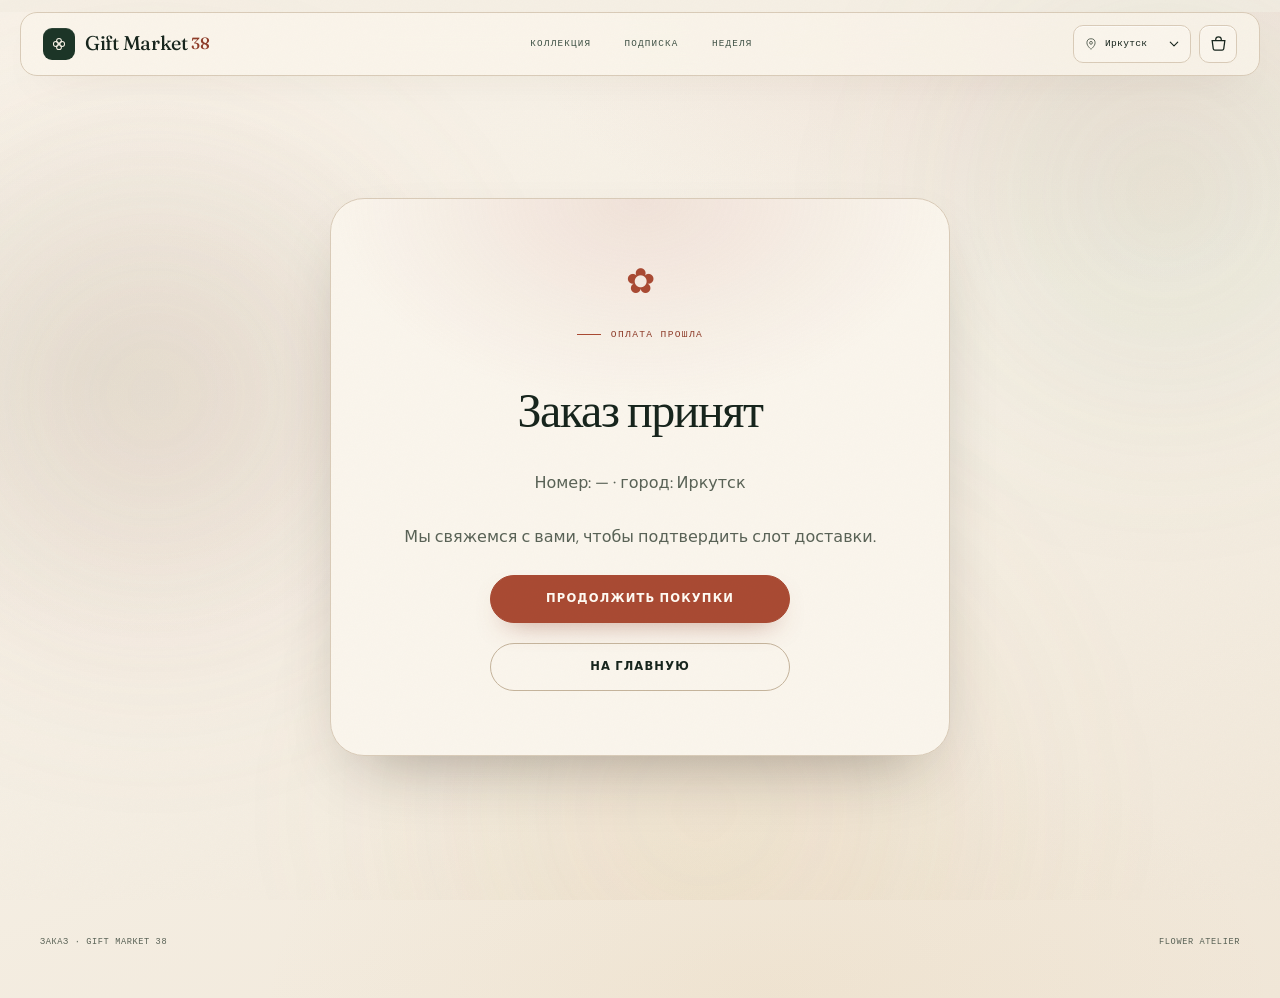
<file: success.html>
<!DOCTYPE html>
<html lang="ru">
<head>
  <script>document.documentElement.classList.add("js");</script>
    <meta charset="UTF-8" />
  <meta name="viewport" content="width=device-width, initial-scale=1, viewport-fit=cover" />
  <meta name="theme-color" content="#f5efe4" />
  <meta name="description" content="Заказ Gift Market 38 оформлен." />
  <title>Готово — Gift Market 38</title>
  <link rel="preload" href="assets/fonts/Fraunces.ttf" as="font" type="font/ttf" crossorigin />
  <link rel="preload" href="assets/fonts/DMSans.ttf" as="font" type="font/ttf" crossorigin />
  <link rel="stylesheet" href="css/styles.css" />
  <link rel="icon" href="assets/favicon.svg" type="image/svg+xml" />
</head>
<body data-page="cart">
  <a class="skip-link" href="#main">Перейти к содержанию</a>
  <div data-chrome></div>
  <main class="page-main" id="main">
    <div class="container page-body">
      <div class="success-card stack" id="successRoot"></div>
    </div>
  </main>
  <footer class="site-footer site-footer--compact">
    <div class="container">
      <div class="site-footer__bottom">
        <span>Заказ · Gift Market 38</span>
        <span>Flower Atelier</span>
      </div>
    </div>
  </footer>
  <script src="js/data.js"></script>
  <script src="js/app.js"></script>
  <script src="js/chrome.js"></script>
  <script>
    document.addEventListener("DOMContentLoaded", () => {
      const params = new URLSearchParams(location.search);
      const type = params.get("type");
      const root = document.getElementById("successRoot");
      const cityName = (cityId) => (GM38.CITIES.find((c) => c.id === cityId) || GM38.getCity()).name;

      if (type === "tokens") {
        const p = GM38.getProduct(params.get("id"));
        const spent = p ? p.tokens : 0;
        document.title = "Подарок выбран — Gift Market 38";
        root.innerHTML = `
          <p class="eyebrow">Токены списаны</p>
          <h1>Подарок недели выбран</h1>
          <p class="muted">${p ? p.name : "Заказ"} · <span data-city-label></span></p>
          <div class="success-card__summary">
            <div class="row"><span>Списано токенов</span><strong>−${spent}</strong></div>
            <div class="row"><span>Остаток на балансе</span><strong><span data-token-balance>0</span></strong></div>
          </div>
          <p class="muted">Мы передали заказ ателье — осталось подтвердить слот доставки.</p>
          <a class="btn btn--primary" href="weekly.html">Вернуться к витрине</a>
          <a class="btn btn--secondary" href="catalog.html">В каталог</a>`;
      } else {
        const orderId = params.get("id");
        const order = GM38.state.orders.find((o) => o.id === orderId && o.type === "cart");
        const items = order
          ? order.items.map((item) => {
              const p = GM38.getProduct(item.productId);
              if (!p) return "";
              return `<div class="row"><span>${p.name} × ${item.qty}</span><span>${GM38.formatPrice(p.price * item.qty)}</span></div>`;
            }).join("")
          : "";
        document.title = "Заказ принят — Gift Market 38";
        root.innerHTML = `
          <p class="eyebrow">Оплата прошла</p>
          <h1>Заказ принят</h1>
          <p class="muted">Номер: ${orderId || "—"} · город: <span data-city-label>${order ? cityName(order.cityId) : ""}</span></p>
          ${order ? `<div class="success-card__summary">${items}<div class="row success-card__total"><strong>Итого</strong><strong>${GM38.formatPrice(order.total)}</strong></div></div>` : ""}
          <p class="muted">Мы свяжемся с вами, чтобы подтвердить слот доставки.</p>
          <a class="btn btn--primary" href="catalog.html">Продолжить покупки</a>
          <a class="btn btn--secondary" href="index.html">На главную</a>`;
      }
      GM38.updateChrome();
    });
  </script>
</body>
</html>
</file>
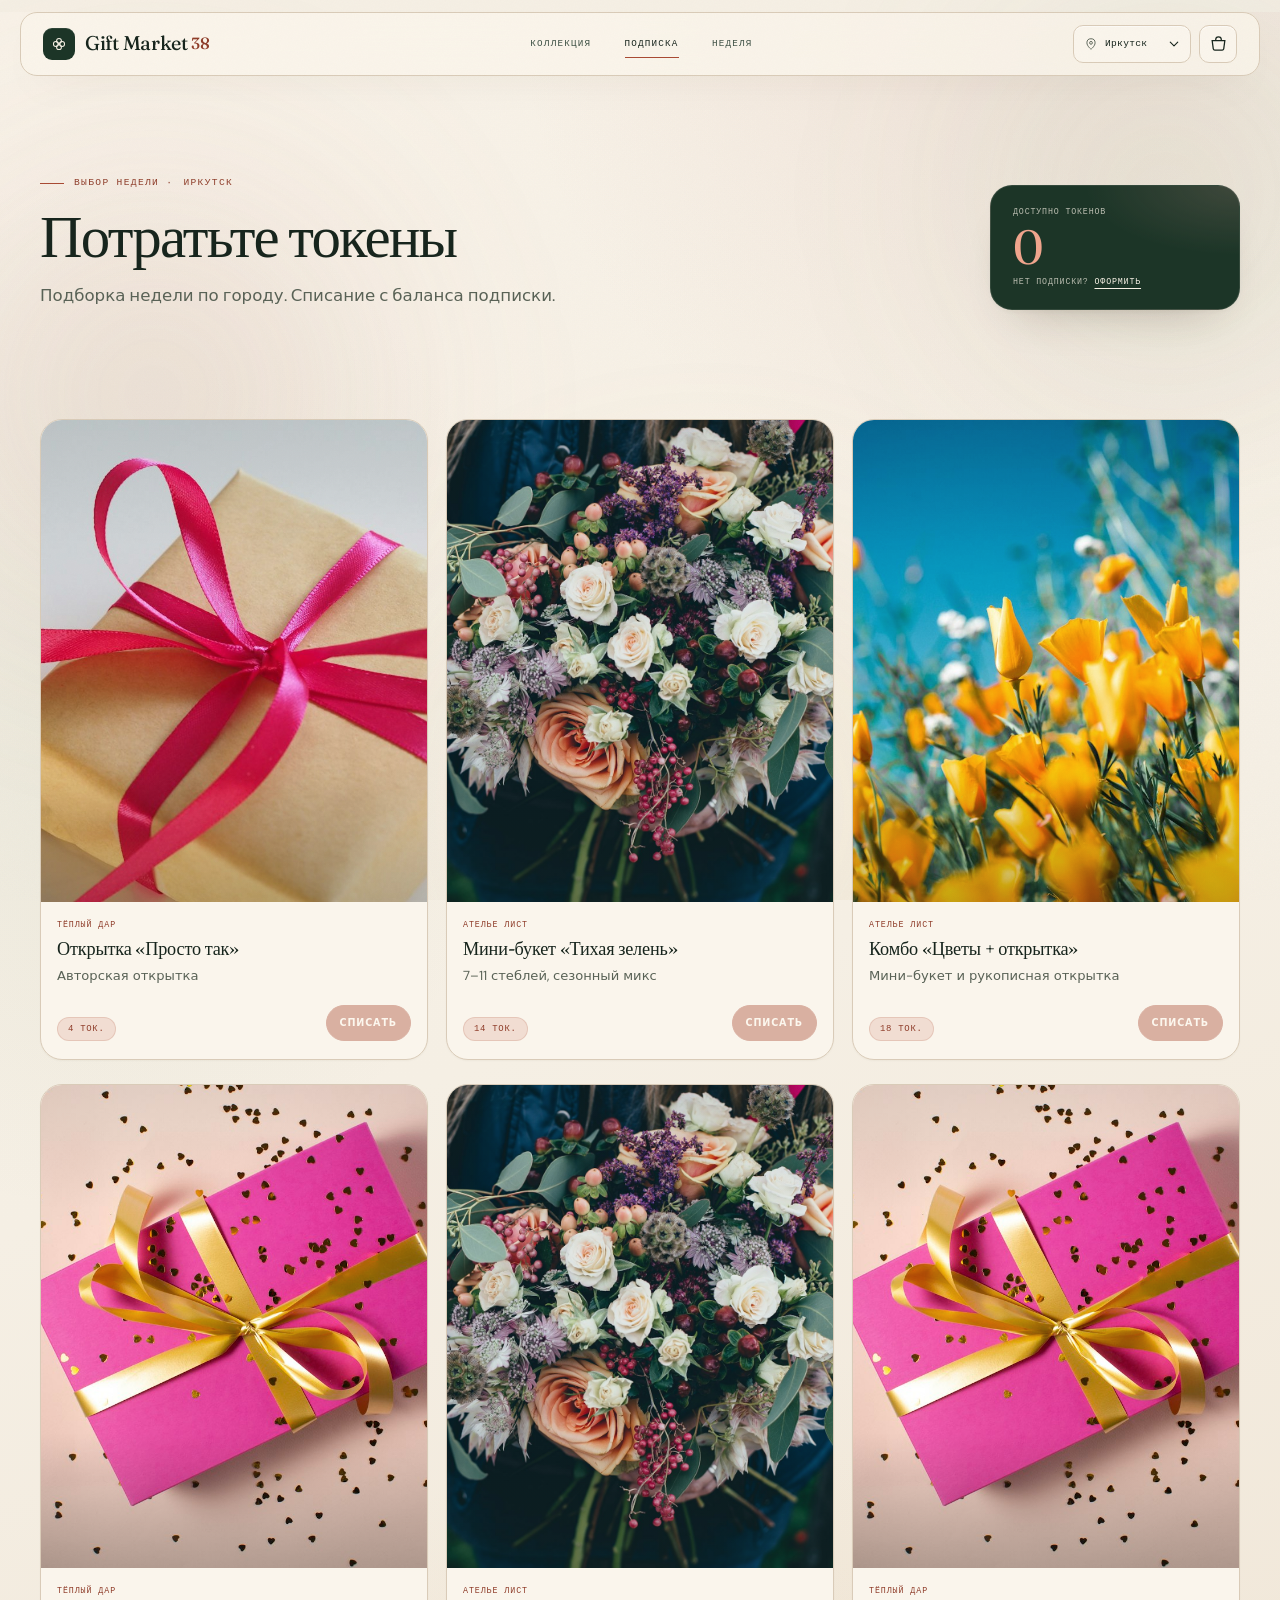
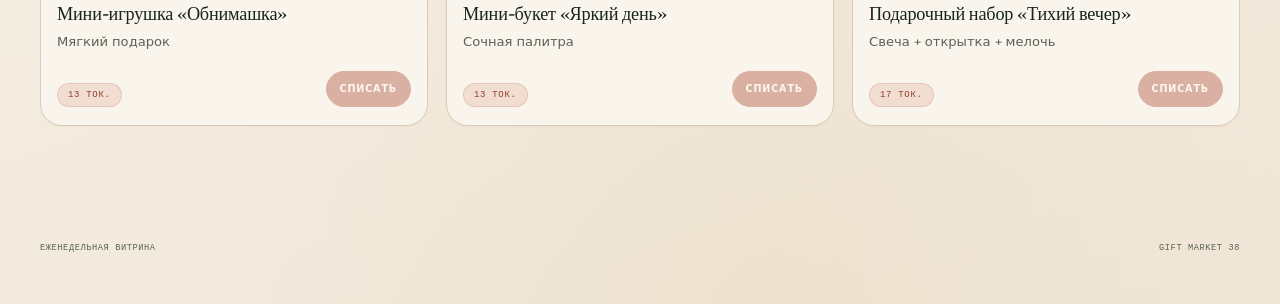
<file: weekly.html>
<!DOCTYPE html>
<html lang="ru">
<head>
  <script>document.documentElement.classList.add("js");</script>
    <meta charset="UTF-8" />
  <meta name="viewport" content="width=device-width, initial-scale=1, viewport-fit=cover" />
  <meta name="theme-color" content="#f5efe4" />
  <meta name="description" content="Витрина недели Gift Market 38 — подарки, которые можно списать токенами." />
  <title>Витрина недели — Gift Market 38</title>
  <link rel="preload" href="assets/fonts/Fraunces.ttf" as="font" type="font/ttf" crossorigin />
  <link rel="preload" href="assets/fonts/DMSans.ttf" as="font" type="font/ttf" crossorigin />
  <link rel="stylesheet" href="css/styles.css" />
  <link rel="icon" href="assets/favicon.svg" type="image/svg+xml" />
</head>
<body data-page="subscription" data-reload-on-city="true">
  <a class="skip-link" href="#main">Перейти к содержанию</a>
  <div data-chrome></div>
  <main class="page-main" id="main">
    <header class="page-hero page-hero--deep">
      <div class="container page-hero__inner">
        <div>
          <p class="eyebrow">Выбор недели · <span data-city-label></span></p>
          <h1 class="display display--lg">Потратьте токены</h1>
          <p class="lead">Подборка недели по городу. Списание с баланса подписки.</p>
        </div>
        <div class="token-balance token-balance--hero">
          <span>Доступно токенов</span>
          <strong data-token-balance>0</strong>
          <span>Нет подписки? <a class="link-champagne" href="subscription.html">Оформить</a></span>
        </div>
      </div>
    </header>
    <div class="container page-body">
      <div class="product-grid" id="weeklyGrid"></div>
    </div>
  </main>
  <footer class="site-footer site-footer--compact">
    <div class="container">
      <div class="site-footer__bottom">
        <span>Еженедельная витрина</span>
        <span>Gift Market 38</span>
      </div>
    </div>
  </footer>
  <script src="js/data.js"></script>
  <script src="js/app.js"></script>
  <script src="js/chrome.js"></script>
  <script>
    document.addEventListener("DOMContentLoaded", () => {
      const ids = GM38.WEEKLY_PICKS[GM38.state.cityId] || [];
      const products = ids.map(GM38.getProduct).filter(Boolean);
      const grid = document.getElementById("weeklyGrid");
      if (!products.length) {
        grid.innerHTML = `<div class="empty panel">Нет витрины для города</div>`;
        return;
      }
      grid.innerHTML = products.map((p) => {
        const store = GM38.getStore(p.storeId);
        const can = GM38.state.tokenBalance >= p.tokens && !!GM38.state.subscription;
        const reason = GM38.state.subscription ? "Не хватает токенов" : "Сначала оформите подписку";
        return `
          <article class="product-card">
            <div class="product-card__img"><img src="${p.image}" alt="${p.name}" loading="lazy" width="400" height="500" /></div>
            <div class="product-card__body">
              <div class="product-card__store">${store ? store.name : ""}</div>
              <h3>${p.name}</h3>
              <div class="product-card__meta">${p.short}</div>
              <div class="product-card__footer">
                <span class="token-pill">${p.tokens} ток.</span>
                <button class="btn btn--primary btn--sm" type="button" data-redeem="${p.id}" ${can ? "" : "disabled"} title="${can ? "Списать токены" : reason}">
                  Списать
                </button>
              </div>
            </div>
          </article>`;
      }).join("");

      grid.querySelectorAll("[data-redeem]").forEach((btn) => {
        btn.addEventListener("click", () => {
          const res = GM38.redeemWithTokens(btn.dataset.redeem);
          if (!res.ok) {
            GM38.toast(res.message);
            return;
          }
          location.href = `success.html?type=tokens&id=${encodeURIComponent(btn.dataset.redeem)}`;
        });
      });
    });
  </script>
</body>
</html>
</file>
<file: css/styles.css>
@font-face {
  font-family: "Fraunces";
  src: url("../assets/fonts/Fraunces.ttf") format("truetype");
  font-weight: 100 900;
  font-display: swap;
}
@font-face {
  font-family: "DM Sans";
  src: url("../assets/fonts/DMSans.ttf") format("truetype");
  font-weight: 100 1000;
  font-display: swap;
}

/* ————————————————————————————————
   Warm botanical atelier — light system
   ———————————————————————————————— */
:root {
  --bg: #f5efe4;
  --bg-2: #efe6d8;
  --surface: #faf5ec;
  --surface-2: #f2eadc;
  --surface-3: #e9dfcf;

  --ink: #17251d;
  --ink-soft: #3d5044;
  --muted: #596256;
  --line: #d9cbb8;
  --line-strong: #c5b49c;

  --accent: #a94a33;
  --accent-deep: #8f3d2a;
  --accent-light: #f0a58d;
  --accent-soft: #f1ddd2;
  --accent-contrast: #fffaf2;
  --rose: #c9958c;
  --forest: #1c3527;
  --forest-2: #244634;
  --cream: #f8f2e6;
  --cream-soft: rgba(248, 242, 230, 0.72);

  --font-display: "Fraunces", "Times New Roman", Georgia, serif;
  --font-body: "DM Sans", "Segoe UI", system-ui, sans-serif;
  --font-mono: ui-monospace, "SFMono-Regular", "Cascadia Mono", Menlo, Consolas, monospace;

  --container: 1240px;
  --pad: clamp(18px, 4vw, 40px);
  --nav-h: 64px;
  --section: clamp(4.25rem, 6.5vw, 7rem);
  --gap: clamp(18px, 2.4vw, 28px);

  --r-xs: 10px;
  --r-sm: 12px;
  --r-input: 14px;
  --r-card: 22px;
  --r-lg: 26px;
  --r-xl: 34px;
  --r-pill: 999px;

  --ease: cubic-bezier(0.22, 1, 0.36, 1);
  --ease-soft: cubic-bezier(0.4, 0, 0.2, 1);
  --t: 0.28s var(--ease);

  --shadow-soft: 0 2px 4px rgba(58, 44, 28, 0.04), 0 14px 34px -18px rgba(58, 44, 28, 0.22);
  --shadow-card: 0 2px 4px rgba(58, 44, 28, 0.04), 0 24px 48px -28px rgba(58, 44, 28, 0.32);
  --shadow-float: 0 30px 70px -32px rgba(45, 32, 18, 0.42);
  --focus: 0 0 0 3px rgba(169, 74, 51, 0.28);
  --inset-matte: inset 0 1px 0 rgba(255, 255, 255, 0.55);
  --chevron: url("data:image/svg+xml,%3Csvg xmlns='http://www.w3.org/2000/svg' width='12' height='8' viewBox='0 0 12 8'%3E%3Cpath d='M1 1.5 6 6.5 11 1.5' fill='none' stroke='%2317251d' stroke-width='1.5' stroke-linecap='round' stroke-linejoin='round'/%3E%3C/svg%3E");
  color-scheme: light;
}

*, *::before, *::after { box-sizing: border-box; }

html {
  background: var(--bg);
  scroll-behavior: smooth;
  scroll-padding-top: 92px;
  scrollbar-width: thin;
  scrollbar-color: var(--line-strong) var(--bg);
}

@view-transition { navigation: auto; }
::view-transition-old(root) { animation: vtOut 0.18s var(--ease-soft) both; }
::view-transition-new(root) { animation: vtIn 0.3s var(--ease) both; }
@keyframes vtOut { to { opacity: 0; } }
@keyframes vtIn { from { opacity: 0; } }

body {
  margin: 0;
  padding-bottom: calc(92px + env(safe-area-inset-bottom));
  position: relative;
  isolation: isolate;
  overflow-x: hidden;
  font-family: var(--font-body);
  font-size: 16px;
  line-height: 1.62;
  color: var(--ink);
  background:
    radial-gradient(ellipse 70% 50% at 82% -2%, rgba(201, 149, 140, 0.16), transparent 60%),
    radial-gradient(ellipse 50% 42% at 8% 36%, rgba(122, 151, 112, 0.1), transparent 66%),
    radial-gradient(ellipse 60% 45% at 60% 100%, rgba(214, 176, 116, 0.1), transparent 66%),
    linear-gradient(160deg, #f8f2e8 0%, #f5efe4 52%, #f0e6d7 100%);
  font-optical-sizing: auto;
  -webkit-font-smoothing: antialiased;
  text-rendering: optimizeLegibility;
}
h1, h2, h3 { text-wrap: balance; }
p { text-wrap: pretty; }

/* Fine paper grain */
body::after {
  content: "";
  position: fixed;
  inset: 0;
  z-index: 500;
  pointer-events: none;
  opacity: 0.045;
  mix-blend-mode: multiply;
  background-image: url("data:image/svg+xml,%3Csvg xmlns='http://www.w3.org/2000/svg' width='180' height='180'%3E%3Cfilter id='n'%3E%3CfeTurbulence type='fractalNoise' baseFrequency='0.82' numOctaves='3' stitchTiles='stitch'/%3E%3C/filter%3E%3Crect width='100%25' height='100%25' filter='url(%23n)' opacity='0.55'/%3E%3C/svg%3E");
}

img { max-width: 100%; display: block; height: auto; }
a { color: inherit; text-decoration: none; }
button, input, select, textarea { font: inherit; color: inherit; }
button {
  cursor: pointer;
  appearance: none;
  -webkit-appearance: none;
  -webkit-tap-highlight-color: transparent;
}
input, select, textarea { -webkit-tap-highlight-color: transparent; }
h1, h2, h3, h4, p, figure { margin: 0; }
ul { margin: 0; padding: 0; list-style: none; }
::selection { background: rgba(169, 74, 51, 0.3); color: var(--ink); }

::-webkit-scrollbar { width: 10px; height: 10px; }
::-webkit-scrollbar-track { background: var(--bg); }
::-webkit-scrollbar-thumb {
  background: var(--line-strong);
  border-radius: var(--r-pill);
  border: 2px solid var(--bg);
}
::-webkit-scrollbar-thumb:hover { background: var(--muted); }

/* ————————————————————————————————
   Ambient animated background
   ———————————————————————————————— */
.ambient {
  position: fixed;
  inset: 0;
  z-index: -2;
  overflow: hidden;
  pointer-events: none;
}
.ambient__blob {
  position: absolute;
  border-radius: 50%;
  filter: blur(100px);
  opacity: 0.7;
  will-change: transform;
}
.ambient__blob--rose {
  width: 56vw;
  height: 56vw;
  top: 4%;
  left: -16%;
  background: radial-gradient(circle, rgba(201, 149, 140, 0.34) 0%, rgba(201, 149, 140, 0.08) 44%, transparent 68%);
  animation: ambientRose 28s ease-in-out infinite alternate;
}
.ambient__blob--sage {
  width: 50vw;
  height: 50vw;
  top: -14%;
  right: -16%;
  background: radial-gradient(circle, rgba(122, 151, 112, 0.25) 0%, rgba(122, 151, 112, 0.06) 42%, transparent 68%);
  animation: ambientSage 34s ease-in-out infinite alternate;
}
.ambient__blob--gold {
  width: 62vw;
  height: 62vw;
  bottom: -34%;
  left: 24%;
  background: radial-gradient(circle, rgba(214, 176, 116, 0.2) 0%, transparent 68%);
  animation: ambientGold 40s ease-in-out infinite alternate;
}
@keyframes ambientRose {
  from { transform: translate3d(-3vw, -2vh, 0) scale(1); }
  to { transform: translate3d(8vw, 9vh, 0) scale(1.14); }
}
@keyframes ambientSage {
  from { transform: translate3d(4vw, 2vh, 0) scale(1.04); }
  to { transform: translate3d(-8vw, 10vh, 0) scale(0.92); }
}
@keyframes ambientGold {
  from { transform: translate3d(-5vw, 3vh, 0) scale(0.96); }
  to { transform: translate3d(9vw, -6vh, 0) scale(1.12); }
}

/* ————————————————————————————————
   Base utilities
   ———————————————————————————————— */
.container {
  width: min(100% - (var(--pad) * 2), var(--container));
  margin-inline: auto;
}
main { scroll-margin-top: 92px; }
.skip-link {
  position: fixed;
  top: -80px;
  left: 16px;
  z-index: 2000;
  padding: 12px 18px;
  border-radius: var(--r-pill);
  background: var(--forest);
  color: var(--cream);
  font-family: var(--font-mono);
  font-size: 0.62rem;
  font-weight: 500;
  letter-spacing: 0.1em;
  text-transform: uppercase;
  box-shadow: var(--shadow-float);
  transition: top 0.2s var(--ease);
}
.skip-link:focus { top: calc(16px + env(safe-area-inset-top)); outline: none; }
.visually-hidden {
  position: absolute;
  width: 1px; height: 1px;
  padding: 0; margin: -1px;
  overflow: hidden;
  clip: rect(0, 0, 0, 0);
  border: 0;
}
.stack { display: flex; flex-direction: column; gap: 18px; }
.row { display: flex; align-items: center; justify-content: space-between; gap: 12px; }
.mono {
  font-family: var(--font-mono);
  font-size: 0.6rem;
  font-weight: 500;
  letter-spacing: 0.1em;
  line-height: 1.4;
  text-transform: uppercase;
}
.eyebrow {
  display: inline-flex;
  align-items: center;
  gap: 10px;
  margin-bottom: 16px;
  color: var(--accent-deep);
  font-family: var(--font-mono);
  font-size: 0.6rem;
  font-weight: 500;
  letter-spacing: 0.14em;
  line-height: 1.4;
  text-transform: uppercase;
}
.eyebrow::before {
  content: "";
  width: 24px;
  height: 1px;
  flex: 0 0 24px;
  background: var(--accent);
}
.display {
  font-family: var(--font-display);
  font-weight: 400;
  line-height: 1.05;
  letter-spacing: -0.03em;
}
.display--lg { font-size: clamp(2.4rem, 4.6vw, 4rem); line-height: 1.02; }
.display--md { font-size: clamp(1.5rem, 2.6vw, 2.1rem); line-height: 1.1; }
.lead {
  max-width: 40rem;
  margin-top: 16px;
  color: var(--muted);
  font-size: 1.04rem;
  line-height: 1.68;
}
.muted { color: var(--muted); }
.price {
  font-family: var(--font-display);
  font-weight: 450;
  letter-spacing: -0.01em;
  color: var(--ink);
}
.token-pill {
  display: inline-flex;
  align-items: center;
  gap: 4px;
  padding: 5px 10px;
  border: 1px solid rgba(169, 74, 51, 0.16);
  border-radius: var(--r-pill);
  background: var(--accent-soft);
  color: var(--accent-deep);
  font-family: var(--font-mono);
  font-size: 0.56rem;
  font-weight: 500;
  letter-spacing: 0.08em;
  line-height: 1.4;
  text-transform: uppercase;
  white-space: nowrap;
}
.link-champagne {
  color: var(--accent-deep);
  text-decoration: underline;
  text-underline-offset: 4px;
  text-decoration-thickness: 1px;
  transition: color var(--t);
}
.link-champagne:hover { color: var(--ink); }
.link-champagne:focus-visible { outline: none; box-shadow: var(--focus); border-radius: 3px; }
.text-link {
  display: inline-flex;
  align-items: center;
  gap: 8px;
  color: var(--accent-deep);
  font-family: var(--font-mono);
  font-size: 0.6rem;
  font-weight: 500;
  letter-spacing: 0.1em;
  text-transform: uppercase;
  transition: color var(--t), gap var(--t);
}
.text-link:hover { color: var(--ink); gap: 12px; }
.text-link:focus-visible { outline: none; box-shadow: var(--focus); border-radius: 4px; }
.empty {
  padding: 64px 24px;
  text-align: center;
  color: var(--muted);
  border: 1px dashed var(--line-strong);
  border-radius: var(--r-lg);
  background: rgba(250, 245, 236, 0.56);
}

/* ————————————————————————————————
   Chrome: header, nav
   ———————————————————————————————— */
.topnav {
  position: sticky;
  top: calc(12px + env(safe-area-inset-top));
  z-index: 60;
  width: min(100% - 24px, var(--container));
  height: var(--nav-h);
  margin: calc(12px + env(safe-area-inset-top)) auto 0;
  border: 1px solid var(--line);
  border-radius: 17px;
  background: rgba(250, 245, 236, 0.8);
  backdrop-filter: blur(20px) saturate(1.15);
  -webkit-backdrop-filter: blur(20px) saturate(1.15);
  box-shadow: 0 16px 40px -30px rgba(58, 44, 28, 0.5);
  transition: background 0.35s var(--ease), border-color 0.35s var(--ease), box-shadow 0.35s var(--ease);
}
.topnav.is-scrolled {
  background: rgba(250, 245, 236, 0.95);
  border-color: var(--line-strong);
  box-shadow: 0 20px 50px -26px rgba(58, 44, 28, 0.55);
}
.topnav .container { width: 100%; padding-inline: clamp(14px, 2vw, 22px); }
.topnav__inner { height: 100%; display: flex; align-items: center; justify-content: space-between; gap: 18px; }
.logo {
  display: inline-flex;
  align-items: center;
  gap: 10px;
  flex: none;
  color: var(--ink);
  font-family: var(--font-display);
  font-size: 1.24rem;
  font-weight: 450;
  letter-spacing: -0.015em;
  line-height: 1;
}
.logo__mark {
  width: 32px;
  height: 32px;
  display: grid;
  place-items: center;
  border-radius: 9px;
  background: var(--forest);
  color: var(--cream);
  box-shadow: inset 0 1px 0 rgba(255, 255, 255, 0.08);
  transition: background 0.4s var(--ease), transform 0.5s var(--ease);
}
.logo__mark svg { width: 18px; height: 18px; }
.logo:hover .logo__mark { background: var(--accent); transform: rotate(45deg); }
.logo__text b { color: var(--accent-deep); font-size: 0.82em; font-weight: 500; vertical-align: 0.08em; }
.logo:focus-visible { outline: none; box-shadow: var(--focus); border-radius: var(--r-xs); }
.nav-desktop { display: none; align-items: center; gap: clamp(20px, 2.6vw, 36px); }
.nav-desktop a {
  position: relative;
  padding: 10px 0;
  color: var(--ink-soft);
  font-family: var(--font-mono);
  font-size: 0.58rem;
  font-weight: 500;
  letter-spacing: 0.13em;
  line-height: 1.3;
  text-transform: uppercase;
  transition: color 0.25s var(--ease);
}
.nav-desktop a::after {
  content: "";
  position: absolute;
  left: 0;
  right: 0;
  bottom: 2px;
  height: 1px;
  background: var(--accent);
  transform: scaleX(0);
  transform-origin: right;
  transition: transform 0.35s var(--ease);
}
.nav-desktop a:hover,
.nav-desktop a:focus-visible,
.nav-desktop a.is-active { color: var(--ink); }
.nav-desktop a:hover::after,
.nav-desktop a:focus-visible::after,
.nav-desktop a.is-active::after { transform: scaleX(1); transform-origin: left; }
.nav-desktop a:focus-visible { outline: none; box-shadow: var(--focus); border-radius: 4px; }
.topnav__right { display: flex; align-items: center; gap: 8px; }
.city-field { position: relative; display: inline-flex; align-items: center; }
.city-field__icon {
  position: absolute;
  left: 11px;
  width: 14px;
  height: 14px;
  color: var(--muted);
  pointer-events: none;
}
.city-select {
  appearance: none;
  -webkit-appearance: none;
  width: auto;
  max-width: 138px;
  height: 38px;
  padding: 0 30px 0 31px;
  border: 1px solid var(--line);
  border-radius: 10px;
  background-color: var(--surface);
  background-image: var(--chevron);
  background-repeat: no-repeat;
  background-position: right 11px center;
  background-size: 10px 6px;
  color: var(--ink);
  font-family: var(--font-mono);
  font-size: 0.6rem;
  font-weight: 500;
  letter-spacing: 0.03em;
  cursor: pointer;
  box-shadow: var(--inset-matte);
  transition: border-color var(--t), background-color var(--t);
}
.city-select:hover { border-color: var(--line-strong); background-color: #fffaf1; }
.city-select:focus-visible { outline: none; border-color: var(--accent); box-shadow: var(--focus); }
.city-select option,
.select option { background: var(--surface); color: var(--ink); }
.icon-btn {
  position: relative;
  width: 38px;
  height: 38px;
  flex: none;
  display: inline-flex;
  align-items: center;
  justify-content: center;
  padding: 0;
  border: 1px solid var(--line);
  border-radius: 10px;
  background: var(--surface);
  color: var(--ink);
  box-shadow: var(--inset-matte);
  transition: background var(--t), color var(--t), border-color var(--t), transform var(--t);
}
.icon-btn:hover { background: var(--forest); border-color: var(--forest); color: var(--cream); }
.icon-btn:focus-visible { outline: none; box-shadow: var(--focus); }
.icon-btn:active { transform: scale(0.95); }
.badge {
  position: absolute;
  top: -5px;
  right: -5px;
  min-width: 17px;
  height: 17px;
  padding: 0 4px;
  border: 2px solid var(--paper, var(--bg));
  border-radius: var(--r-pill);
  background: var(--accent);
  color: #fffaf2;
  font-family: var(--font-mono);
  font-size: 8px;
  font-weight: 700;
  line-height: 1;
  display: none;
  align-items: center;
  justify-content: center;
}
.bottom-nav {
  position: fixed;
  left: 10px;
  right: 10px;
  bottom: calc(8px + env(safe-area-inset-bottom));
  z-index: 50;
  display: grid;
  grid-template-columns: repeat(4, 1fr);
  gap: 4px;
  padding: 6px;
  border: 1px solid var(--line);
  border-radius: 18px;
  background: rgba(250, 245, 236, 0.94);
  backdrop-filter: blur(20px) saturate(1.1);
  -webkit-backdrop-filter: blur(20px) saturate(1.1);
  box-shadow: 0 18px 44px -24px rgba(58, 44, 28, 0.45);
}
.bottom-nav a {
  display: flex;
  flex-direction: column;
  align-items: center;
  gap: 4px;
  padding: 7px 4px 6px;
  border-radius: 12px;
  color: var(--muted);
  font-family: var(--font-mono);
  font-size: 0.52rem;
  font-weight: 500;
  letter-spacing: 0.09em;
  line-height: 1.2;
  text-transform: uppercase;
  transition: color var(--t), background var(--t);
}
.bottom-nav a svg { width: 20px; height: 20px; }
.bottom-nav a.is-active,
.bottom-nav a:hover { color: var(--accent-deep); background: var(--accent-soft); }
.bottom-nav a:focus-visible { outline: none; box-shadow: var(--focus); }
@media (min-width: 900px) {
  body { padding-bottom: 0; }
  .nav-desktop { display: flex; }
  .bottom-nav { display: none; }
}

/* ————————————————————————————————
   Buttons & fields
   ———————————————————————————————— */
.btn {
  display: inline-flex;
  align-items: center;
  justify-content: center;
  gap: 9px;
  min-height: 48px;
  padding: 0 24px;
  border: 1px solid transparent;
  border-radius: var(--r-pill);
  background: transparent;
  color: var(--ink);
  font-family: var(--font-body);
  font-size: 0.72rem;
  font-weight: 600;
  letter-spacing: 0.1em;
  line-height: 1.3;
  text-transform: uppercase;
  text-align: center;
  white-space: nowrap;
  transition: background var(--t), color var(--t), border-color var(--t), box-shadow var(--t), transform var(--t);
}
.btn:hover { transform: translateY(-1px); }
.btn:active { transform: translateY(0); }
.btn:focus-visible { outline: none; box-shadow: var(--focus); }
.btn:disabled,
.btn:disabled:hover,
.btn:disabled:active { opacity: 0.4; cursor: not-allowed; transform: none; box-shadow: none; }
.btn__arrow { font-size: 1.05em; line-height: 1; transition: transform var(--t); }
.btn:hover .btn__arrow { transform: translate(2px, -2px); }
.btn--primary,
.btn--sand,
.btn--ink {
  background: var(--accent);
  border-color: var(--accent);
  color: var(--accent-contrast);
  box-shadow: 0 12px 28px -16px rgba(143, 61, 42, 0.7);
}
.btn--primary:hover,
.btn--sand:hover,
.btn--ink:hover {
  background: var(--accent-deep);
  border-color: var(--accent-deep);
  color: var(--accent-contrast);
  box-shadow: 0 18px 36px -16px rgba(143, 61, 42, 0.75);
}
.btn--primary:active,
.btn--sand:active,
.btn--ink:active { background: #7a3222; border-color: #7a3222; }
.btn.is-added { background: var(--forest); border-color: var(--forest); color: var(--cream); }
.btn--secondary {
  border-color: var(--line-strong);
  background: transparent;
  color: var(--ink);
}
.btn--secondary:hover { background: var(--ink); border-color: var(--ink); color: var(--cream); }
.btn--ghost,
.btn--tertiary { padding-inline: 8px; background: transparent; border-color: transparent; color: var(--ink); box-shadow: none; }
.btn--ghost:hover,
.btn--tertiary:hover { color: var(--accent-deep); background: transparent; }
.btn--ghost-light { border-color: rgba(248, 242, 230, 0.32); color: var(--cream); background: transparent; }
.btn--ghost-light:hover { background: var(--cream); color: var(--ink); border-color: var(--cream); }
.btn--cream { background: var(--cream); border-color: var(--cream); color: var(--ink); box-shadow: 0 16px 34px -18px rgba(0, 0, 0, 0.3); }
.btn--cream:hover { background: var(--accent-soft); border-color: var(--accent-soft); color: var(--accent-deep); }
.btn--dark { background: var(--forest); border-color: var(--forest); color: var(--cream); }
.btn--dark:hover { background: #0f2418; border-color: #0f2418; color: var(--cream); }
.btn--outline-dark { border-color: rgba(23, 37, 29, 0.32); color: var(--forest); }
.btn--outline-dark:hover { background: rgba(23, 37, 29, 0.06); border-color: var(--forest); }
.btn--block { width: 100%; white-space: normal; }
.btn[hidden] { display: none; }
.btn--sm { min-height: 36px; padding: 0 15px; font-size: 0.6rem; letter-spacing: 0.09em; }

.field-label {
  display: block;
  margin-bottom: 8px;
  color: var(--muted);
  font-family: var(--font-mono);
  font-size: 0.56rem;
  font-weight: 500;
  letter-spacing: 0.12em;
  line-height: 1.4;
  text-transform: uppercase;
}
.field,
.select,
input[type="text"],
input[type="email"],
input[type="tel"],
input[type="search"],
input[type="number"],
input[type="password"],
textarea {
  width: 100%;
  min-height: 50px;
  padding: 13px 15px;
  border: 1px solid var(--line);
  border-radius: var(--r-input);
  background: var(--surface);
  color: var(--ink);
  font-size: 0.95rem;
  line-height: 1.5;
  outline: none;
  box-shadow: var(--inset-matte);
  transition: border-color var(--t), box-shadow var(--t), background var(--t);
}
.field::placeholder,
textarea::placeholder,
input::placeholder { color: #93998f; opacity: 1; }
.field:hover,
.select:hover,
input[type="text"]:hover,
input[type="email"]:hover,
input[type="tel"]:hover,
input[type="search"]:hover,
input[type="number"]:hover,
textarea:hover { border-color: var(--line-strong); }
.field:focus,
.select:focus,
input[type="text"]:focus,
input[type="email"]:focus,
input[type="tel"]:focus,
input[type="search"]:focus,
input[type="number"]:focus,
textarea:focus { border-color: var(--accent); box-shadow: var(--focus); background: #fffaf2; }
.field:user-invalid,
.select:user-invalid,
textarea.field:user-invalid { border-color: var(--accent); }
textarea.field,
textarea { min-height: 128px; resize: vertical; line-height: 1.55; }
.select,
select.field,
select.select {
  appearance: none;
  -webkit-appearance: none;
  padding-right: 42px;
  background-image: var(--chevron);
  background-repeat: no-repeat;
  background-position: right 16px center;
  background-size: 10px 6px;
  cursor: pointer;
}
.field:-webkit-autofill,
.select:-webkit-autofill {
  -webkit-text-fill-color: var(--ink);
  caret-color: var(--ink);
  box-shadow: 0 0 0 1000px var(--surface) inset, var(--focus);
  transition: background-color 9999s ease-out;
}
input[type="search"]::-webkit-search-decoration,
input[type="search"]::-webkit-search-cancel-button { -webkit-appearance: none; appearance: none; }
input[type="number"]::-webkit-outer-spin-button,
input[type="number"]::-webkit-inner-spin-button { -webkit-appearance: none; margin: 0; }
input[type="checkbox"],
input[type="radio"] {
  appearance: none;
  -webkit-appearance: none;
  width: 20px;
  height: 20px;
  min-height: 20px;
  margin: 0;
  flex: 0 0 20px;
  display: inline-grid;
  place-content: center;
  border: 1px solid var(--line-strong);
  border-radius: 6px;
  background: var(--surface);
  cursor: pointer;
  box-shadow: var(--inset-matte);
  vertical-align: middle;
  transition: border-color var(--t), background var(--t), box-shadow var(--t);
}
input[type="radio"] { border-radius: var(--r-pill); }
input[type="checkbox"]:hover,
input[type="radio"]:hover { border-color: var(--accent); }
input[type="checkbox"]:focus-visible,
input[type="radio"]:focus-visible { outline: none; box-shadow: var(--focus); }
input[type="checkbox"]:checked,
input[type="radio"]:checked { background: var(--forest); border-color: var(--forest); }
input[type="checkbox"]:checked::after {
  content: "";
  width: 10px;
  height: 6px;
  border-left: 1.5px solid var(--cream);
  border-bottom: 1.5px solid var(--cream);
  transform: rotate(-45deg) translate(0, -1px);
}
input[type="radio"]:checked::after {
  content: "";
  width: 8px;
  height: 8px;
  border-radius: var(--r-pill);
  background: var(--cream);
}
input[type="checkbox"]:disabled,
input[type="radio"]:disabled { opacity: 0.4; cursor: not-allowed; }

/* ————————————————————————————————
   Panels, summary, toast
   ———————————————————————————————— */
.panel,
.summary {
  padding: clamp(20px, 3vw, 30px);
  border: 1px solid var(--line);
  border-radius: var(--r-lg);
  background: var(--surface);
  box-shadow: var(--shadow-soft);
}
.summary {
  background:
    radial-gradient(ellipse 100% 80% at 100% 0%, rgba(201, 149, 140, 0.16), transparent 62%),
    var(--forest);
  border-color: rgba(248, 242, 230, 0.1);
  color: var(--cream);
  box-shadow: var(--shadow-card);
}
.summary .muted { color: var(--cream-soft); }
.summary .price { color: var(--cream); }
.summary .row { padding-bottom: 12px; border-bottom: 1px solid rgba(248, 242, 230, 0.14); }
.summary .row:last-of-type { padding-bottom: 0; border-bottom: 0; }
.summary .btn--primary { margin-top: 4px; }
.summary .token-pill { background: rgba(248, 242, 230, 0.12); border-color: rgba(248, 242, 230, 0.18); color: var(--cream); }
.panel--note {
  margin-top: 28px;
  background:
    radial-gradient(ellipse 80% 130% at 100% 0%, rgba(201, 149, 140, 0.14), transparent 60%),
    var(--surface-2);
  border-color: var(--line);
}
.panel--note p { max-width: 60ch; margin-top: 12px; }
.toast {
  position: fixed;
  left: 50%;
  bottom: 94px;
  z-index: 1000;
  max-width: min(90vw, 400px);
  padding: 13px 22px;
  border: 1px solid var(--line);
  border-radius: var(--r-pill);
  background: var(--ink);
  color: var(--cream);
  font-size: 0.8rem;
  letter-spacing: 0.02em;
  text-align: center;
  box-shadow: var(--shadow-float);
  opacity: 0;
  pointer-events: none;
  transform: translateX(-50%) translateY(12px) scale(0.98);
  transition: opacity 0.3s var(--ease), transform 0.3s var(--ease);
}
.toast.is-on { opacity: 1; transform: translateX(-50%) translateY(0) scale(1); }
@media (min-width: 900px) { .toast { bottom: 32px; } }

/* ————————————————————————————————
   Reveal & motion
   ———————————————————————————————— */
.reveal { opacity: 1; transform: none; }
.js .reveal {
  opacity: 0;
  transform: translateY(28px);
  transition: opacity 0.85s var(--ease), transform 0.85s var(--ease);
  will-change: opacity, transform;
}
.js .reveal.is-in,
.js .reveal.is-visible { opacity: 1; transform: none; }
@keyframes riseIn { from { opacity: 0; transform: translateY(30px); } to { opacity: 1; transform: none; } }
@keyframes heroImageIn { from { opacity: 0; transform: translateY(34px) scale(0.98); } to { opacity: 1; transform: none; } }
@keyframes heroDrift { from { transform: scale(1.02) translate3d(0, 0, 0); } to { transform: scale(1.08) translate3d(-1%, -1%, 0); } }
@keyframes sealSpin { to { transform: rotate(360deg); } }
@keyframes softPulse { 0%, 100% { box-shadow: 0 0 0 0 rgba(169, 74, 51, 0.28); } 55% { box-shadow: 0 0 0 7px rgba(169, 74, 51, 0); } }
@keyframes floatBadge { 0%, 100% { transform: translateY(0); } 50% { transform: translateY(-5px); } }
@keyframes tickerScroll { to { transform: translateX(-50%); } }
@keyframes cardRise { from { opacity: 0; transform: translateY(22px); } to { opacity: 1; transform: none; } }
@keyframes nudgeRight { 0%, 100% { transform: translateX(0); } 50% { transform: translateX(5px); } }

/* ————————————————————————————————
   HOME — Hero
   ———————————————————————————————— */
.hero {
  position: relative;
  padding: clamp(3.5rem, 6.5vw, 6.5rem) 0 0;
  overflow: hidden;
}
.hero__grid {
  position: relative;
  z-index: 1;
  display: grid;
  gap: clamp(40px, 6vw, 72px);
  align-items: center;
  padding-bottom: clamp(44px, 5.5vw, 72px);
}
.hero__copy > * { animation: riseIn 0.9s var(--ease) both; }
.hero__copy > *:nth-child(1) { animation-delay: 0.04s; }
.hero__copy > *:nth-child(2) { animation-delay: 0.12s; }
.hero__copy > *:nth-child(3) { animation-delay: 0.2s; }
.hero__copy > *:nth-child(4) { animation-delay: 0.28s; }
.hero__copy > *:nth-child(5) { animation-delay: 0.36s; }
.hero__eyebrow {
  display: inline-flex;
  align-items: center;
  gap: 10px;
  margin-bottom: clamp(18px, 2.4vw, 26px);
  color: var(--ink-soft);
  font-family: var(--font-mono);
  font-size: 0.6rem;
  font-weight: 500;
  letter-spacing: 0.12em;
  text-transform: uppercase;
}
.hero__pulse { width: 7px; height: 7px; border-radius: 50%; background: var(--accent); animation: softPulse 2.8s ease-out infinite; }
.hero h1 {
  max-width: 12ch;
  font-family: var(--font-display);
  font-size: clamp(3rem, 6.3vw, 5.8rem);
  font-weight: 400;
  line-height: 0.96;
  letter-spacing: -0.04em;
  text-wrap: balance;
}
.hero__accent { position: relative; display: inline-block; color: var(--accent-deep); }
.hero__accent::after {
  content: "";
  position: absolute;
  left: 0;
  right: -2%;
  bottom: -0.12em;
  height: 0.14em;
  background: url("data:image/svg+xml,%3Csvg xmlns='http://www.w3.org/2000/svg' viewBox='0 0 120 12' preserveAspectRatio='none'%3E%3Cpath d='M2 8 C 24 1, 45 11, 66 5 S 100 2, 118 7' fill='none' stroke='%23a94a33' stroke-width='3' stroke-linecap='round'/%3E%3C/svg%3E") no-repeat center / 100% 100%;
  opacity: 0.55;
}
.hero__lead {
  max-width: 34rem;
  margin-top: clamp(20px, 2.6vw, 28px);
  color: var(--muted);
  font-size: clamp(1rem, 1.2vw, 1.1rem);
  line-height: 1.7;
}
.hero__actions { display: flex; flex-wrap: wrap; align-items: center; gap: 10px 16px; margin-top: clamp(26px, 3.4vw, 36px); }
.hero__footnote {
  display: flex;
  align-items: center;
  gap: 8px;
  margin-top: clamp(24px, 3.2vw, 36px);
  color: var(--muted);
  font-size: 0.76rem;
}
.hero__footnote svg { width: 16px; height: 16px; flex: none; color: var(--accent-deep); }
.hero__visual-shell {
  position: relative;
  width: 100%;
  max-width: 600px;
  justify-self: center;
  animation: heroImageIn 1.1s 0.16s var(--ease) both;
}
.hero__visual-shell::before {
  content: "";
  position: absolute;
  inset: 18px -16px -16px 18px;
  border: 1px solid var(--line-strong);
  border-radius: 280px 280px 30px 30px;
  pointer-events: none;
  z-index: -1;
}
.hero__visual {
  position: relative;
  margin: 0;
  aspect-ratio: 4 / 4.75;
  overflow: hidden;
  border: 1px solid var(--line);
  border-radius: 280px 280px 26px 26px;
  background: var(--surface-2);
  box-shadow: 0 40px 80px -40px rgba(45, 32, 18, 0.45);
}
.hero__visual img {
  width: 100%;
  height: 100%;
  object-fit: cover;
  object-position: center 42%;
  filter: saturate(0.94) contrast(1.02) brightness(0.94);
  animation: heroDrift 28s ease-in-out infinite alternate;
}
.hero__visual::after {
  content: "";
  position: absolute;
  inset: 0;
  pointer-events: none;
  background: linear-gradient(180deg, rgba(23, 37, 29, 0.06) 0%, transparent 28%, transparent 66%, rgba(23, 37, 29, 0.28) 100%);
}
.hero__caption {
  position: absolute;
  right: 16px;
  bottom: 16px;
  z-index: 2;
  display: flex;
  align-items: center;
  gap: 9px;
  color: var(--cream);
  font-family: var(--font-display);
  font-size: 0.88rem;
}
.hero__caption span {
  padding: 4px 9px;
  border: 1px solid rgba(248, 242, 230, 0.35);
  border-radius: var(--r-pill);
  background: rgba(23, 37, 29, 0.35);
  font-family: var(--font-mono);
  font-size: 0.5rem;
  font-weight: 500;
  letter-spacing: 0.12em;
  text-transform: uppercase;
  backdrop-filter: blur(8px);
}
.hero__badge {
  position: absolute;
  top: 22px;
  right: -14px;
  z-index: 3;
  display: inline-flex;
  align-items: center;
  gap: 8px;
  padding: 8px 12px;
  border: 1px solid rgba(255, 255, 255, 0.45);
  border-radius: var(--r-pill);
  background: rgba(250, 245, 236, 0.9);
  color: var(--ink);
  font-family: var(--font-mono);
  font-size: 0.5rem;
  font-weight: 500;
  letter-spacing: 0.08em;
  text-transform: uppercase;
  box-shadow: var(--shadow-soft);
  backdrop-filter: blur(12px);
  animation: floatBadge 7s ease-in-out infinite;
}
.hero__badge-dot { width: 6px; height: 6px; border-radius: 50%; background: var(--accent); animation: softPulse 2.8s ease-out infinite; }
.hero__seal {
  position: absolute;
  left: clamp(-18px, -1.6vw, 0px);
  bottom: 34px;
  z-index: 3;
  width: clamp(84px, 8.6vw, 108px);
  aspect-ratio: 1;
  display: grid;
  place-items: center;
  border-radius: 50%;
  background: var(--forest);
  color: var(--cream);
  box-shadow: 0 20px 40px -18px rgba(23, 37, 29, 0.6);
}
.hero__seal-ring { position: absolute; inset: 0; width: 100%; height: 100%; animation: sealSpin 26s linear infinite; }
.hero__seal-ring text {
  fill: currentColor;
  font-family: var(--font-mono);
  font-size: 8px;
  font-weight: 500;
  letter-spacing: 2.05px;
  text-transform: uppercase;
}
.hero__seal-core {
  position: relative;
  z-index: 1;
  font-family: var(--font-display);
  font-size: clamp(1.4rem, 2.4vw, 1.85rem);
  line-height: 1;
}
.hero__ticker {
  position: relative;
  overflow: hidden;
  background: rgba(255, 255, 255, 0.22);
  -webkit-mask-image: linear-gradient(90deg, transparent 0%, #000 6%, #000 94%, transparent 100%);
  mask-image: linear-gradient(90deg, transparent 0%, #000 6%, #000 94%, transparent 100%);
}
.hero__ticker-track { display: flex; width: max-content; animation: tickerScroll 44s linear infinite; }
.hero__ticker:hover .hero__ticker-track { animation-play-state: paused; }
.hero__ticker-set { display: flex; align-items: center; gap: clamp(18px, 2.4vw, 30px); padding: 12px clamp(18px, 2.4vw, 30px) 12px 0; }
.hero__ticker span { color: var(--ink-soft); font-family: var(--font-display); font-size: 0.8rem; letter-spacing: 0.15em; text-transform: uppercase; white-space: nowrap; }
.hero__ticker i { color: var(--accent); font-size: 0.6rem; font-style: normal; line-height: 1; }

/* ————————————————————————————————
   HOME — Story
   ———————————————————————————————— */
.story { padding: var(--section) 0; }
.story__grid { display: grid; gap: clamp(36px, 5vw, 56px); align-items: center; }
.story__visual {
  position: relative;
  margin: 0;
  aspect-ratio: 4 / 5;
  overflow: hidden;
  border: 1px solid var(--line);
  border-radius: var(--r-lg) var(--r-lg) 140px var(--r-lg);
  background: var(--surface-2);
  box-shadow: var(--shadow-card);
}
.story__visual::after {
  content: "";
  position: absolute;
  inset: 0;
  pointer-events: none;
  background: linear-gradient(180deg, transparent 62%, rgba(23, 37, 29, 0.3) 100%);
}
.story__visual img { width: 100%; height: 100%; object-fit: cover; filter: saturate(0.92) contrast(1.01); transition: transform 1.2s var(--ease); }
.story__visual:hover img { transform: scale(1.035); }
.story__caption {
  position: absolute;
  left: 16px;
  bottom: 16px;
  z-index: 2;
  display: inline-flex;
  align-items: center;
  gap: 9px;
  padding: 7px 12px;
  border: 1px solid rgba(248, 242, 230, 0.5);
  border-radius: var(--r-pill);
  background: rgba(250, 245, 236, 0.9);
  color: var(--ink);
  font-size: 0.7rem;
  backdrop-filter: blur(8px);
}
.story__caption span { color: var(--accent-deep); font-family: var(--font-mono); font-size: 0.58rem; }
.story__copy h2 {
  max-width: 13ch;
  font-family: var(--font-display);
  font-size: clamp(2.2rem, 4.4vw, 3.8rem);
  font-weight: 400;
  line-height: 1.02;
  letter-spacing: -0.035em;
}
.story__copy p { max-width: 36rem; margin-top: 18px; color: var(--muted); font-size: 1.02rem; }
.story__copy p + p { margin-top: 12px; }
.story__aside {
  display: grid;
  grid-template-columns: repeat(3, 1fr);
  gap: 14px;
  margin-top: 34px;
  padding-top: 24px;
  border-top: 1px solid var(--line);
}
.story__aside strong { display: block; margin-bottom: 3px; color: var(--ink); font-family: var(--font-display); font-size: clamp(1.55rem, 2.5vw, 2.1rem); font-weight: 400; line-height: 1.1; letter-spacing: -0.02em; }
.story__aside span { color: var(--muted); font-family: var(--font-mono); font-size: 0.52rem; font-weight: 500; letter-spacing: 0.09em; text-transform: uppercase; }
.story__copy .text-link { margin-top: 28px; }

/* ————————————————————————————————
   HOME — Collection
   ———————————————————————————————— */
.collection { padding: clamp(3.5rem, 6vw, 5.5rem) 0; }
.collection__head {
  display: flex;
  flex-wrap: wrap;
  align-items: flex-end;
  justify-content: space-between;
  gap: 20px;
  margin-bottom: clamp(28px, 4vw, 44px);
}
.collection__head h2 {
  font-family: var(--font-display);
  font-size: clamp(2.1rem, 4vw, 3.4rem);
  font-weight: 400;
  line-height: 1.02;
  letter-spacing: -0.035em;
}
.collection-grid { display: grid; grid-template-columns: 1fr 1fr; gap: 16px 12px; }
.collection__hint {
  display: none;
  align-items: center;
  justify-content: flex-end;
  gap: 8px;
  margin-top: 12px;
  color: var(--muted);
  font-family: var(--font-mono);
  font-size: 0.54rem;
  font-weight: 500;
  letter-spacing: 0.1em;
  text-transform: uppercase;
}
.collection__hint span { color: var(--accent-deep); font-size: 0.85rem; animation: nudgeRight 1.8s ease-in-out infinite; }
@media (min-width: 760px) {
  .collection-grid { grid-template-columns: repeat(12, 1fr); gap: 24px 18px; }
  .collection-grid .product-card:nth-child(1) { grid-column: span 5; }
  .collection-grid .product-card:nth-child(2) { grid-column: span 7; }
  .collection-grid .product-card:nth-child(3) { grid-column: span 4; }
  .collection-grid .product-card:nth-child(4) { grid-column: span 4; }
  .collection-grid .product-card:nth-child(5) { grid-column: span 4; }
  .collection-grid .product-card:nth-child(6) { grid-column: span 7; }
  .collection-grid .product-card:nth-child(7) { grid-column: span 5; }
  .collection-grid .product-card:nth-child(8) { grid-column: span 12; }
  .collection-grid .product-card__img { aspect-ratio: auto; height: clamp(300px, 30vw, 430px); }
  .collection-grid .product-card:nth-child(1) .product-card__img,
  .collection-grid .product-card:nth-child(2) .product-card__img { height: clamp(380px, 38vw, 540px); }
  .collection-grid .product-card:nth-child(3) .product-card__img,
  .collection-grid .product-card:nth-child(4) .product-card__img,
  .collection-grid .product-card:nth-child(5) .product-card__img { height: clamp(270px, 25vw, 360px); }
  .collection-grid .product-card:nth-child(6) .product-card__img,
  .collection-grid .product-card:nth-child(7) .product-card__img { height: clamp(330px, 32vw, 450px); }
  .collection-grid .product-card:nth-child(8) .product-card__img { height: clamp(220px, 20vw, 290px); }
}

/* ————————————————————————————————
   HOME — Signature
   ———————————————————————————————— */
.signature { padding: clamp(2rem, 3.5vw, 3rem) 0; }
.signature__card {
  position: relative;
  display: grid;
  overflow: hidden;
  border: 1px solid rgba(248, 242, 230, 0.08);
  border-radius: var(--r-xl);
  background:
    radial-gradient(ellipse 80% 90% at 0% 0%, rgba(201, 149, 140, 0.16), transparent 60%),
    var(--forest);
  color: var(--cream);
  box-shadow: var(--shadow-card);
}
.signature__content {
  position: relative;
  z-index: 1;
  display: flex;
  flex-direction: column;
  align-items: flex-start;
  justify-content: center;
  padding: clamp(2rem, 5vw, 4.5rem);
}
.signature__content::before {
  content: "38";
  position: absolute;
  left: clamp(1.4rem, 4vw, 3.6rem);
  bottom: -0.32em;
  z-index: -1;
  color: rgba(248, 242, 230, 0.045);
  font-family: var(--font-display);
  font-size: clamp(8rem, 18vw, 14rem);
  font-weight: 400;
  line-height: 1;
  letter-spacing: -0.06em;
  pointer-events: none;
}
.signature__content > * { max-width: 34rem; }
.signature__content .eyebrow { color: var(--accent-light); }
.signature__content .eyebrow::before { background: var(--accent-light); }
.signature__content h2 {
  margin: 12px 0 18px;
  font-family: var(--font-display);
  font-size: clamp(2.1rem, 4vw, 3.6rem);
  font-weight: 400;
  line-height: 1.02;
  letter-spacing: -0.035em;
}
.signature__content p { max-width: 29rem; color: var(--cream-soft); font-size: 0.99rem; }
.signature__meta {
  display: flex;
  flex-wrap: wrap;
  gap: 8px 20px;
  max-width: 30rem;
  margin: 24px 0 30px;
  color: var(--accent-light);
  font-family: var(--font-mono);
  font-size: 0.54rem;
  font-weight: 500;
  letter-spacing: 0.1em;
  text-transform: uppercase;
}
.signature__meta span { position: relative; padding-left: 13px; }
.signature__meta span::before { content: "✦"; position: absolute; left: 0; top: -1px; color: var(--accent-light); font-size: 0.5rem; }
.signature__media {
  position: relative;
  min-height: 100%;
  margin: 0;
  overflow: hidden;
  background: var(--forest-2);
  border-left: 1px solid rgba(248, 242, 230, 0.08);
}
.signature__media img { width: 100%; height: 100%; min-height: clamp(340px, 42vw, 540px); object-fit: cover; filter: saturate(0.9) brightness(0.94); transition: transform 1.2s var(--ease); }
.signature__media:hover img { transform: scale(1.03); }
.signature__media::after { content: ""; position: absolute; inset: 0; pointer-events: none; background: linear-gradient(180deg, transparent 60%, rgba(23, 37, 29, 0.5) 100%); }
.signature__media figcaption {
  position: absolute;
  left: 16px;
  bottom: 16px;
  z-index: 1;
  padding: 6px 11px;
  border: 1px solid rgba(248, 242, 230, 0.35);
  border-radius: var(--r-pill);
  background: rgba(23, 37, 29, 0.45);
  color: var(--cream);
  font-family: var(--font-mono);
  font-size: 0.5rem;
  font-weight: 500;
  letter-spacing: 0.1em;
  text-transform: uppercase;
  backdrop-filter: blur(8px);
}

/* ————————————————————————————————
   HOME — Experience
   ———————————————————————————————— */
.experience { padding: var(--section) 0; }
.experience__intro {
  display: flex;
  flex-wrap: wrap;
  align-items: flex-end;
  justify-content: space-between;
  gap: 18px 40px;
  margin-bottom: clamp(32px, 4.5vw, 52px);
}
.experience__intro h2 {
  font-family: var(--font-display);
  font-size: clamp(2.1rem, 4vw, 3.4rem);
  font-weight: 400;
  line-height: 1.02;
  letter-spacing: -0.035em;
}
.experience__lead { max-width: 24rem; color: var(--muted); font-size: 0.94rem; }
.experience__rail { display: grid; }
.experience__item {
  position: relative;
  display: grid;
  grid-template-columns: 54px 1fr;
  gap: 10px 18px;
  padding: 26px 0;
  border-top: 1px solid var(--line);
  transition: background 0.4s var(--ease);
}
.experience__item::before {
  content: "";
  position: absolute;
  top: -1px;
  left: 0;
  width: 0;
  height: 1px;
  background: var(--accent);
  transition: width 0.55s var(--ease);
}
.experience__item:hover::before { width: 100%; }
.experience__num { color: var(--accent-deep); font-family: var(--font-mono); font-size: 0.6rem; font-weight: 500; letter-spacing: 0.1em; }
.experience__item h3 { margin-bottom: 7px; font-family: var(--font-display); font-size: 1.32rem; font-weight: 450; line-height: 1.2; letter-spacing: -0.015em; }
.experience__item p { max-width: 34rem; color: var(--muted); font-size: 0.95rem; }
@media (min-width: 900px) {
  .experience__rail { grid-template-columns: repeat(3, 1fr); gap: clamp(24px, 4vw, 48px); }
  .experience__item { grid-template-columns: 1fr; align-content: start; min-height: 230px; padding: 28px 0 0; }
  .experience__item:hover { background: transparent; }
  .experience__num { font-size: 0.66rem; }
  .experience__item h3 { font-size: 1.45rem; margin-top: 6px; }
}

/* ————————————————————————————————
   HOME — Cities
   ———————————————————————————————— */
.cities { padding: clamp(3.5rem, 6vw, 5.5rem) 0 var(--section); }
.cities__head {
  display: flex;
  flex-wrap: wrap;
  align-items: flex-end;
  justify-content: space-between;
  gap: 18px 40px;
  margin-bottom: clamp(30px, 4vw, 44px);
}
.cities__head h2 {
  font-family: var(--font-display);
  font-size: clamp(2.1rem, 4vw, 3.4rem);
  font-weight: 400;
  line-height: 1.02;
  letter-spacing: -0.035em;
}
.cities__lead { max-width: 22rem; color: var(--muted); font-size: 0.94rem; }
.cities__list { display: grid; gap: 14px; }
.city-row {
  position: relative;
  display: flex;
  flex-direction: column;
  justify-content: space-between;
  min-height: 230px;
  padding: 26px;
  overflow: hidden;
  border: 1px solid var(--line);
  border-radius: var(--r-card);
  background: var(--surface);
  box-shadow: var(--shadow-soft);
  transition: background 0.45s var(--ease), color 0.45s var(--ease), border-color 0.45s var(--ease), transform 0.45s var(--ease);
}
.city-row:hover { background: var(--forest); border-color: var(--forest); color: var(--cream); transform: translateY(-4px); }
.city-row:focus-visible { outline: none; box-shadow: var(--focus); }
.city-row__index {
  position: absolute;
  top: 10px;
  right: 18px;
  color: var(--surface-3);
  font-family: var(--font-display);
  font-size: clamp(2.8rem, 6vw, 4.5rem);
  font-weight: 400;
  line-height: 1;
  letter-spacing: -0.04em;
  transition: color 0.45s var(--ease);
}
.city-row:hover .city-row__index { color: rgba(248, 242, 230, 0.14); }
.city-row h3 { margin-bottom: 10px; font-family: var(--font-display); font-size: clamp(1.6rem, 2.6vw, 2rem); font-weight: 450; line-height: 1.1; letter-spacing: -0.02em; }
.city-row p { max-width: 28rem; color: var(--muted); font-size: 0.92rem; transition: color 0.45s var(--ease); }
.city-row:hover p { color: var(--cream-soft); }
.city-row__tag {
  align-self: flex-start;
  margin-top: 26px;
  padding: 5px 11px;
  border: 1px solid var(--line);
  border-radius: var(--r-pill);
  color: var(--accent-deep);
  font-family: var(--font-mono);
  font-size: 0.54rem;
  font-weight: 500;
  letter-spacing: 0.12em;
  text-transform: uppercase;
  transition: color 0.45s var(--ease), border-color 0.45s var(--ease);
}
.city-row:hover .city-row__tag { color: var(--accent-light); border-color: rgba(248, 242, 230, 0.3); }
@media (min-width: 800px) { .cities__list { grid-template-columns: repeat(3, 1fr); } }

/* ————————————————————————————————
   Footer
   ———————————————————————————————— */
.site-footer {
  position: relative;
  overflow: hidden;
  padding: clamp(3.5rem, 5.5vw, 5rem) 0 96px;
  color: var(--ink);
}
.site-footer::before {
  content: "38";
  position: absolute;
  right: -0.04em;
  bottom: -0.24em;
  color: rgba(23, 37, 29, 0.055);
  font-family: var(--font-display);
  font-size: clamp(12rem, 28vw, 26rem);
  font-weight: 400;
  line-height: 0.8;
  letter-spacing: -0.06em;
  pointer-events: none;
}
.site-footer__grid { position: relative; z-index: 1; display: grid; gap: 36px; }
.site-footer__brand { margin-bottom: 14px; font-family: var(--font-display); font-size: clamp(1.7rem, 2.6vw, 2.1rem); font-weight: 400; letter-spacing: -0.02em; }
.site-footer__brand em { color: var(--accent-deep); font-style: normal; }
.site-footer p { max-width: 30rem; color: var(--muted); font-size: 0.92rem; }
.site-footer h4 { margin-bottom: 16px; color: var(--accent-deep); font-family: var(--font-mono); font-size: 0.54rem; font-weight: 500; letter-spacing: 0.12em; text-transform: uppercase; }
.site-footer nav { display: flex; flex-direction: column; gap: 9px; }
.site-footer nav a { color: var(--ink-soft); font-size: 0.9rem; transition: color 0.25s var(--ease), transform 0.25s var(--ease); }
.site-footer nav a:hover,
.site-footer nav a:focus-visible { color: var(--ink); transform: translateX(3px); }
.site-footer nav a:focus-visible { outline: none; box-shadow: var(--focus); border-radius: 4px; }
.site-footer__bottom {
  position: relative;
  z-index: 1;
  display: flex;
  flex-wrap: wrap;
  justify-content: space-between;
  gap: 10px;
  margin-top: 48px;
  padding-top: 20px;
  border-top: 1px solid var(--line);
  color: var(--muted);
  font-family: var(--font-mono);
  font-size: 0.54rem;
  letter-spacing: 0.07em;
  text-transform: uppercase;
}
.site-footer--compact { padding: 26px 0 22px; }
.site-footer--compact::before { display: none; }
.site-footer--compact .site-footer__bottom { margin-top: 0; padding-top: 0; border-top: 0; }
@media (min-width: 800px) { .site-footer__grid { grid-template-columns: 1.5fr 0.75fr 0.75fr; gap: 56px; } }
@media (min-width: 900px) { .site-footer { padding-bottom: 48px; } }

/* ————————————————————————————————
   Product cards
   ———————————————————————————————— */
.product-card {
  display: flex;
  flex-direction: column;
  overflow: hidden;
  border: 1px solid var(--line);
  border-radius: var(--r-card);
  background: var(--surface);
  box-shadow: 0 1px 2px rgba(58, 44, 28, 0.04);
  transition: transform 0.45s var(--ease), box-shadow 0.45s var(--ease), border-color 0.45s var(--ease);
}
.product-card:hover { transform: translateY(-5px); border-color: var(--line-strong); box-shadow: var(--shadow-card); }
.product-card__img { position: relative; display: block; aspect-ratio: 4 / 5; overflow: hidden; background: var(--surface-2); }
.product-card__img img { width: 100%; height: 100%; object-fit: cover; filter: saturate(0.94); transition: transform 1s var(--ease), filter 1s var(--ease); }
.product-card:hover .product-card__img img { transform: scale(1.055); filter: saturate(1.02); }
.product-card__img::after { content: ""; position: absolute; inset: 0; pointer-events: none; background: linear-gradient(180deg, rgba(23, 37, 29, 0.08) 0%, transparent 26%, transparent 72%, rgba(23, 37, 29, 0.22) 100%); }
.product-card__float {
  position: absolute;
  top: 12px;
  left: 12px;
  z-index: 2;
  max-width: calc(100% - 66px);
  padding: 6px 10px;
  overflow: hidden;
  border: 1px solid rgba(255, 255, 255, 0.35);
  border-radius: var(--r-pill);
  background: rgba(250, 245, 236, 0.9);
  color: var(--ink);
  font-family: var(--font-mono);
  font-size: 0.5rem;
  font-weight: 500;
  letter-spacing: 0.09em;
  line-height: 1.4;
  text-overflow: ellipsis;
  text-transform: uppercase;
  white-space: nowrap;
  backdrop-filter: blur(8px);
}
.product-card__go {
  position: absolute;
  right: 12px;
  bottom: 12px;
  z-index: 2;
  width: 34px;
  height: 34px;
  display: grid;
  place-items: center;
  border: 1px solid rgba(255, 255, 255, 0.45);
  border-radius: 50%;
  background: rgba(250, 245, 236, 0.9);
  color: var(--ink);
  font-size: 0.9rem;
  opacity: 0;
  transform: translate(8px, 8px);
  transition: opacity 0.4s var(--ease), transform 0.4s var(--ease), background 0.3s var(--ease), color 0.3s var(--ease);
  backdrop-filter: blur(8px);
}
.product-card:hover .product-card__go { opacity: 1; transform: none; }
.product-card__go:hover { background: var(--accent); border-color: var(--accent); color: var(--cream); }
.product-card__img:focus-visible { outline: none; box-shadow: inset 0 0 0 2px var(--accent); }
.product-card__body { display: flex; flex: 1; flex-direction: column; gap: 6px; padding: 16px 16px 18px; }
.product-card__store { color: var(--accent-deep); font-family: var(--font-mono); font-size: 0.52rem; font-weight: 500; letter-spacing: 0.11em; text-transform: uppercase; }
.product-card h3 { font-family: var(--font-display); font-size: 1.14rem; font-weight: 450; line-height: 1.22; letter-spacing: -0.01em; }
.product-card h3 a { transition: color var(--t); }
.product-card h3 a:hover,
.product-card h3 a:focus-visible { color: var(--accent-deep); }
.product-card h3 a:focus-visible { outline: none; box-shadow: var(--focus); border-radius: 4px; }
.product-card__meta { color: var(--muted); font-size: 0.82rem; line-height: 1.5; }
.product-card__footer { display: flex; align-items: flex-end; justify-content: space-between; flex-wrap: wrap; gap: 10px; margin-top: auto; padding-top: 14px; }
.product-card__price { display: flex; flex-direction: column; align-items: flex-start; gap: 5px; }
.product-card__price .price { font-size: 1.12rem; }
.product-card__footer .btn--sm { padding-inline: 13px; white-space: nowrap; }
.product-card__footer .btn--secondary:hover { background: var(--accent); border-color: var(--accent); color: var(--cream); }
.product-grid { display: grid; grid-template-columns: 1fr 1fr; gap: 18px 12px; }
.product-grid .product-card { animation: cardRise 0.7s var(--ease) both; }
.product-grid .product-card:nth-child(2) { animation-delay: 0.05s; }
.product-grid .product-card:nth-child(3) { animation-delay: 0.1s; }
.product-grid .product-card:nth-child(4) { animation-delay: 0.15s; }
.product-grid .product-card:nth-child(5) { animation-delay: 0.2s; }
.product-grid .product-card:nth-child(6) { animation-delay: 0.25s; }
@media (min-width: 700px) { .product-grid { grid-template-columns: repeat(3, 1fr); gap: 24px 18px; } }
@media (min-width: 1080px) { .product-grid--catalog { grid-template-columns: repeat(4, 1fr); } }

/* ————————————————————————————————
   Shop pages
   ———————————————————————————————— */
.page-main { min-height: 60vh; }
.page-hero {
  position: relative;
  overflow: hidden;
  padding: clamp(3.6rem, 7vw, 6rem) 0 clamp(2.4rem, 4vw, 3.6rem);
  background:
    radial-gradient(ellipse 55% 100% at 100% 0%, rgba(201, 149, 140, 0.14), transparent 65%),
    radial-gradient(ellipse 40% 80% at 0% 100%, rgba(122, 151, 112, 0.08), transparent 65%);
}
.page-hero__inner { position: relative; z-index: 1; display: flex; flex-wrap: wrap; align-items: flex-end; justify-content: space-between; gap: 28px 40px; }
.page-hero .display--lg { animation: riseIn 0.8s 0.05s var(--ease) both; }
.page-hero .eyebrow { animation: riseIn 0.8s var(--ease) both; }
.page-hero .lead { animation: riseIn 0.8s 0.12s var(--ease) both; }
.page-hero--deep { background: transparent; }
.page-body { padding: clamp(2.6rem, 4.5vw, 4rem) 0 clamp(4.5rem, 7vw, 7rem); }
.page-body--pdp { padding-top: clamp(2rem, 3.5vw, 3rem); }
.chips { display: flex; flex-wrap: wrap; gap: 8px; margin-bottom: 18px; }
.chip {
  appearance: none;
  min-height: 40px;
  padding: 8px 16px;
  border: 1px solid var(--line);
  border-radius: var(--r-pill);
  background: var(--surface);
  color: var(--ink-soft);
  font-family: var(--font-mono);
  font-size: 0.54rem;
  font-weight: 500;
  letter-spacing: 0.09em;
  line-height: 1.3;
  text-transform: uppercase;
  transition: background var(--t), color var(--t), border-color var(--t), transform var(--t), box-shadow var(--t);
}
.chip:hover { border-color: var(--ink); color: var(--ink); transform: translateY(-1px); }
.chip:focus-visible { outline: none; box-shadow: var(--focus); }
.chip:active { transform: translateY(0); }
.chip.is-active { background: var(--forest); border-color: var(--forest); color: var(--cream); box-shadow: 0 8px 18px -10px rgba(28, 53, 39, 0.45); }
.result-count { margin-bottom: 24px; color: var(--muted); font-family: var(--font-mono); font-size: 0.54rem; font-weight: 500; letter-spacing: 0.1em; text-transform: uppercase; }

/* PDP */
.pdp { display: grid; gap: 32px; }
.pdp > * { min-width: 0; }
.pdp__gallery { position: relative; overflow: hidden; border: 1px solid var(--line); border-radius: var(--r-lg); background: var(--surface-2); box-shadow: var(--shadow-card); }
.pdp__gallery::after { content: ""; position: absolute; inset: 0; pointer-events: none; background: linear-gradient(180deg, transparent 62%, rgba(23, 37, 29, 0.25) 100%); }
.pdp__gallery img { width: 100%; aspect-ratio: 4 / 5; object-fit: cover; filter: saturate(0.95); }
.pdp__info { align-self: start; }
.pdp__back { display: inline-flex; align-items: center; margin-bottom: 22px; color: var(--muted); font-family: var(--font-mono); font-size: 0.54rem; font-weight: 500; letter-spacing: 0.1em; text-transform: uppercase; transition: color var(--t); }
.pdp__back:hover { color: var(--accent-deep); }
.pdp__back:focus-visible { outline: none; box-shadow: var(--focus); border-radius: 4px; }
.pdp__info .display--lg { margin-top: 2px; }
.pdp__price-row { display: flex; flex-wrap: wrap; align-items: center; gap: 12px; margin: 22px 0 18px; }
.pdp__price { font-family: var(--font-display); font-size: clamp(1.7rem, 3vw, 2.1rem); line-height: 1; }
.pdp__facts { display: grid; gap: 0; margin: 24px 0; border-top: 1px solid var(--line); }
.pdp__facts li { display: flex; flex-wrap: wrap; justify-content: space-between; gap: 6px 18px; padding: 12px 0; border-bottom: 1px solid var(--line); font-size: 0.88rem; }
.pdp__facts span { color: var(--muted); font-family: var(--font-mono); font-size: 0.52rem; font-weight: 500; letter-spacing: 0.1em; text-transform: uppercase; }
.pdp__facts strong { min-width: 0; font-weight: 500; color: var(--ink); text-align: right; overflow-wrap: anywhere; }
.pdp__availability { margin-bottom: 18px; color: var(--muted); font-size: 0.9rem; }
.pdp__actions { display: grid; gap: 10px; margin-top: 22px; padding: 16px; border: 1px solid var(--line); border-radius: var(--r-card); background: var(--surface); box-shadow: var(--shadow-soft); }
.pdp-sticky { position: static; }
@media (min-width: 860px) {
  .pdp { grid-template-columns: 1.02fr 0.98fr; gap: clamp(40px, 5vw, 72px); align-items: start; }
  .pdp__gallery { position: sticky; top: calc(var(--nav-h) + 24px); }
  .pdp__actions { position: static; border: 0; padding: 0; background: transparent; box-shadow: none; }
}

/* Cart */
.cart-layout { display: grid; gap: 18px; align-items: start; }
@media (min-width: 900px) {
  .cart-layout { grid-template-columns: minmax(0, 1.35fr) minmax(300px, 0.65fr); gap: 24px; }
  .cart-layout .summary { position: sticky; top: calc(var(--nav-h) + 24px); }
}
.cart-item { display: grid; grid-template-columns: 96px 1fr; gap: 18px; padding: 20px 0; border-bottom: 1px solid var(--line); }
.cart-item:first-child { padding-top: 0; }
.cart-item:last-child { padding-bottom: 0; border-bottom: 0; }
.cart-item img { width: 96px; height: 120px; object-fit: cover; border: 1px solid var(--line); border-radius: var(--r-sm); filter: saturate(0.94); }
.cart-item__body { min-width: 0; }
.cart-item__head { display: flex; align-items: center; justify-content: space-between; gap: 12px; }
.cart-item__remove {
  min-height: 32px;
  padding: 6px 8px;
  border: 0;
  border-radius: 7px;
  background: transparent;
  color: var(--muted);
  font-family: var(--font-mono);
  font-size: 0.52rem;
  font-weight: 500;
  letter-spacing: 0.08em;
  text-transform: uppercase;
  transition: color var(--t), background var(--t);
}
.cart-item__remove:hover { color: var(--accent-deep); background: var(--accent-soft); }
.cart-item__remove:focus-visible { outline: none; box-shadow: var(--focus); }
.cart-item__title { margin: 6px 0 0; font-family: var(--font-display); font-size: 1.16rem; font-weight: 450; line-height: 1.25; }
.cart-item__price { display: flex; flex-wrap: wrap; align-items: baseline; gap: 4px 10px; margin-top: 6px; }
.cart-item__price .price { font-size: 1.02rem; }
.cart-item__price .muted { font-size: 0.76rem; }
.panel__head { display: flex; align-items: baseline; justify-content: space-between; gap: 16px; margin-bottom: 4px; padding-bottom: 14px; border-bottom: 1px solid var(--line); }
.panel__head .display { font-size: clamp(1.2rem, 2vw, 1.5rem); }
.panel__head .muted { font-family: var(--font-mono); font-size: 0.54rem; font-weight: 500; letter-spacing: 0.09em; text-transform: uppercase; }
.summary__note { margin: 0; color: var(--cream-soft); font-size: 0.82rem; }
.panel .summary__note { color: var(--muted); }
.qty { display: inline-flex; align-items: stretch; margin-top: 12px; overflow: hidden; border: 1px solid var(--line); border-radius: var(--r-pill); background: var(--surface); }
.qty button { width: 38px; height: 38px; padding: 0; border: 0; border-radius: 0; background: transparent; color: var(--ink); font-size: 1rem; transition: background var(--t), color var(--t); }
.qty button:hover { background: var(--accent-soft); color: var(--accent-deep); }
.qty button:focus-visible { outline: none; box-shadow: inset 0 0 0 2px var(--accent); }
.qty button:disabled { opacity: 0.35; cursor: not-allowed; }
.qty span { min-width: 32px; display: grid; place-items: center; border-inline: 1px solid var(--line); font-family: var(--font-mono); font-size: 0.7rem; }

/* Checkout */
.checkout-grid { display: grid; gap: 18px; }
.checkout-grid.stack { display: grid; }
@media (min-width: 900px) {
  .checkout-grid { grid-template-columns: minmax(0, 1.2fr) minmax(300px, 0.8fr); gap: 24px; align-items: start; }
  .checkout-grid aside { position: sticky; top: calc(var(--nav-h) + 24px); }
}
.checkout-grid .row { padding-bottom: 10px; border-bottom: 1px solid var(--line); }
.checkout-grid .row:last-of-type { padding-bottom: 0; border-bottom: 0; }
.checkout-grid aside .row { font-size: 0.9rem; }

/* Subscription */
.token-balance {
  min-width: min(100%, 250px);
  padding: 20px 22px;
  border: 1px solid rgba(248, 242, 230, 0.1);
  border-radius: var(--r-card);
  background:
    radial-gradient(ellipse 100% 90% at 100% 0%, rgba(201, 149, 140, 0.2), transparent 62%),
    var(--forest);
  color: var(--cream);
  box-shadow: var(--shadow-card);
}
.token-balance span { display: block; color: var(--cream-soft); font-family: var(--font-mono); font-size: 0.52rem; font-weight: 500; letter-spacing: 0.1em; line-height: 1.5; text-transform: uppercase; }
.token-balance strong { display: block; margin: 5px 0; color: var(--accent-light); font-family: var(--font-display); font-size: clamp(2.3rem, 4vw, 3rem); font-weight: 400; line-height: 1; letter-spacing: -0.03em; }
.token-balance .link-champagne { color: var(--cream); }
.token-balance--hero { animation: riseIn 0.9s 0.15s var(--ease) both; }
.pricing-grid { display: grid; gap: 12px; margin-bottom: 26px; }
@media (min-width: 700px) { .pricing-grid { grid-template-columns: repeat(2, 1fr); } }
@media (min-width: 1080px) { .pricing-grid { grid-template-columns: repeat(4, 1fr); } }
.plan-card {
  position: relative;
  width: 100%;
  padding: 24px 20px;
  overflow: hidden;
  text-align: left;
  border: 1px solid var(--line);
  border-radius: var(--r-card);
  background: var(--surface);
  color: var(--ink);
  box-shadow: var(--shadow-soft);
  transition: transform var(--t), border-color var(--t), background var(--t), color var(--t), box-shadow var(--t);
}
.plan-card::after { content: ""; position: absolute; top: 20px; right: 20px; width: 15px; height: 15px; border: 1px solid var(--line-strong); border-radius: 50%; transition: background var(--t), border-color var(--t), box-shadow var(--t); }
.plan-card:hover { transform: translateY(-4px); border-color: var(--line-strong); background: #fffaf2; box-shadow: var(--shadow-card); }
.plan-card:focus-visible { outline: none; box-shadow: var(--focus); }
.plan-card:active { transform: translateY(-1px); }
.plan-card.is-active,
.plan-card.is-featured { background: var(--forest); border-color: var(--forest); color: var(--cream); box-shadow: var(--shadow-card); }
.plan-card.is-active::after,
.plan-card.is-featured::after { background: var(--accent); border-color: var(--accent); box-shadow: inset 0 0 0 4px var(--forest); }
.plan-card__tag { margin-bottom: 16px; color: var(--accent-deep); font-family: var(--font-mono); font-size: 0.52rem; font-weight: 500; letter-spacing: 0.1em; line-height: 1.4; text-transform: uppercase; }
.plan-card.is-active .plan-card__tag,
.plan-card.is-featured .plan-card__tag { color: var(--accent-light); }
.plan-card h3 { font-family: var(--font-display); font-size: 1.45rem; font-weight: 450; line-height: 1.15; letter-spacing: -0.02em; }
.plan-card__price { margin-top: 14px; color: inherit; font-family: var(--font-display); font-size: clamp(1.7rem, 2.4vw, 2rem); font-weight: 400; line-height: 1.1; letter-spacing: -0.02em; }
.plan-card__meta { margin-top: 8px; color: var(--muted); font-size: 0.82rem; }
.plan-card.is-active .plan-card__meta,
.plan-card.is-featured .plan-card__meta { color: var(--cream-soft); }
.sub-actions { max-width: 430px; margin-bottom: 10px; }
.panel--note h2 { font-size: clamp(1.4rem, 2.4vw, 1.9rem); }

/* Success */
.success-card {
  max-width: 620px;
  margin: clamp(2rem, 5vw, 4rem) auto;
  padding: clamp(2.4rem, 5vw, 4rem) clamp(1.5rem, 4vw, 3.5rem);
  text-align: center;
  border: 1px solid var(--line);
  border-radius: var(--r-xl);
  background:
    radial-gradient(ellipse 80% 60% at 50% 0%, rgba(201, 149, 140, 0.2), transparent 62%),
    var(--surface);
  box-shadow: var(--shadow-float);
}
.success-card::before { content: "✿"; display: block; margin-bottom: 12px; color: var(--accent); font-family: var(--font-display); font-size: 2.2rem; line-height: 1; animation: riseIn 0.7s var(--ease) both; }
.success-card .eyebrow { display: inline-flex; }
.success-card h1 { margin: 10px 0 16px; font-family: var(--font-display); font-size: clamp(2.1rem, 5vw, 3rem); font-weight: 400; line-height: 1.05; letter-spacing: -0.03em; }
.success-card p { max-width: 32rem; margin-inline: auto; }
.success-card p + p { margin-top: 10px; }
.success-card__summary { width: min(100%, 400px); margin: 22px auto 6px; padding: 4px 0; border-block: 1px solid var(--line); text-align: left; }
.success-card__summary .row { padding: 9px 0; border-bottom: 1px solid var(--line); font-size: 0.88rem; }
.success-card__summary .row:last-child { border-bottom: 0; }
.success-card__summary .row span:first-child { color: var(--muted); }
.success-card__summary .success-card__total { padding-top: 12px; font-size: 0.98rem; }
.success-card__summary .success-card__total strong { color: var(--ink); }
.success-card .btn { width: min(100%, 300px); margin-top: 8px; align-self: center; }
.success-card .btn + .btn { margin-top: 2px; }
.success-card.stack { display: flex; flex-direction: column; align-items: center; }

/* ————————————————————————————————
   Responsive
   ———————————————————————————————— */
@media (min-width: 900px) {
  .hero__grid { grid-template-columns: minmax(0, 1.02fr) minmax(0, 0.98fr); }
  .hero__copy { padding-bottom: 18px; }
  .hero__visual-shell { justify-self: end; }
  .story__grid { grid-template-columns: 0.92fr 1.08fr; gap: clamp(48px, 7vw, 104px); }
  .signature__card { grid-template-columns: 1.02fr 0.98fr; }
}

@media (max-width: 899px) {
  .ambient__blob { filter: blur(72px); opacity: 0.55; }
  .ambient__blob--rose { width: 82vw; height: 82vw; }
  .ambient__blob--sage { width: 74vw; height: 74vw; }
  .ambient__blob--gold { width: 88vw; height: 88vw; }
  .topnav { background: rgba(250, 245, 236, 0.96); backdrop-filter: none; -webkit-backdrop-filter: none; }
  .bottom-nav { background: rgba(250, 245, 236, 0.97); backdrop-filter: none; -webkit-backdrop-filter: none; }
  .token-balance--hero { width: 100%; }
  .city-field__icon { display: none; }
  .city-select { max-width: 112px; height: 36px; padding: 0 25px 0 11px; background-position: right 9px center; font-size: 0.57rem; }
  .signature__card { grid-template-columns: 1fr; }
  .signature__media { order: -1; border-left: 0; border-bottom: 1px solid rgba(248, 242, 230, 0.08); }
  .signature__media img { min-height: 0; aspect-ratio: 5 / 4; }
  .signature__content { padding: clamp(1.6rem, 4vw, 2.4rem); }
  .signature__content::before { font-size: clamp(7rem, 28vw, 10rem); }
}

@media (max-width: 759px) {
  .collection-grid {
    display: flex;
    gap: 12px;
    margin-inline: calc(var(--pad) * -1);
    padding: 2px var(--pad) 16px;
    overflow-x: auto;
    overscroll-behavior-x: contain;
    scroll-snap-type: x mandatory;
    scroll-padding-inline: var(--pad);
    scrollbar-width: none;
  }
  .collection-grid::-webkit-scrollbar { display: none; }
  .collection-grid .product-card { flex: 0 0 clamp(260px, 78vw, 340px); scroll-snap-align: start; }
  .collection-grid .product-card.reveal { opacity: 1; transform: none; transition: none; }
  .collection__hint { display: flex; }
}

@media (max-width: 599px) {
  .hero { padding-top: clamp(3.4rem, 11vw, 5rem); }
  .hero h1 { max-width: none; font-size: clamp(2.8rem, 12.7vw, 4rem); }
  .hero__actions { gap: 8px; }
  .hero__actions .btn { flex: 1 1 auto; }
  .hero__badge { top: 14px; right: 10px; font-size: 0.46rem; padding: 7px 10px; }
  .hero__seal { left: 8px; bottom: 18px; width: 84px; }
  .hero__caption { display: none; }
  .hero__visual-shell::before { inset: 12px -10px -12px 12px; }
  .hero__visual { border-radius: 220px 220px 22px 22px; }
  .hero__visual-shell::before { border-radius: 220px 220px 24px 24px; }
  .hero__footnote { align-items: flex-start; }
  .hero__footnote svg { margin-top: 2px; }
  .story__visual { border-radius: var(--r-lg) var(--r-lg) 100px var(--r-lg); }
  .story__aside { gap: 10px; }
  .story__aside strong { font-size: 1.38rem; }
  .product-card__body { padding: 13px 12px 14px; }
  .product-card h3 { font-size: 1.05rem; }
  .product-card__meta { font-size: 0.78rem; }
  .product-card__footer { gap: 8px; }
  .product-card__footer .btn--sm { width: 100%; }
  .product-card__price { flex-direction: row; align-items: center; }
  .product-card__float { max-width: calc(100% - 24px); }
  .product-card__go { display: none; }
  .cart-item { grid-template-columns: 78px 1fr; gap: 14px; }
  .cart-item img { width: 78px; height: 100px; }
  .page-hero { padding-top: clamp(3.2rem, 11vw, 4.5rem); }
  .success-card { border-radius: var(--r-lg); }
  .signature__media figcaption { left: 12px; bottom: 12px; }
}

@media (max-width: 420px) {
  .logo { font-size: 1.14rem; gap: 8px; }
  .logo__mark { width: 30px; height: 30px; }
  .topnav__right { gap: 6px; }
  .icon-btn { width: 36px; height: 36px; }
  .city-select { max-width: 100px; padding-right: 22px; font-size: 0.54rem; }
  .product-grid { gap: 14px 10px; }
  .product-card__store { font-size: 0.48rem; letter-spacing: 0.08em; }
  .product-card h3 { font-size: 1rem; }
  .product-card__meta { display: none; }
  .token-pill { font-size: 0.52rem; padding: 4px 8px; }
  .story__aside span { font-size: 0.46rem; }
}

@media (max-width: 350px) {
  .logo__text { display: none; }
  .topnav__right { margin-left: auto; }
}

/* ————————————————————————————————
   Reduced motion
   ———————————————————————————————— */
@media (prefers-reduced-motion: reduce) {
  html { scroll-behavior: auto; }
  *, *::before, *::after { animation: none !important; transition: none !important; scroll-behavior: auto !important; }
  .reveal { opacity: 1; transform: none; }
  .js .reveal { opacity: 1; transform: none; }
}
</file>
